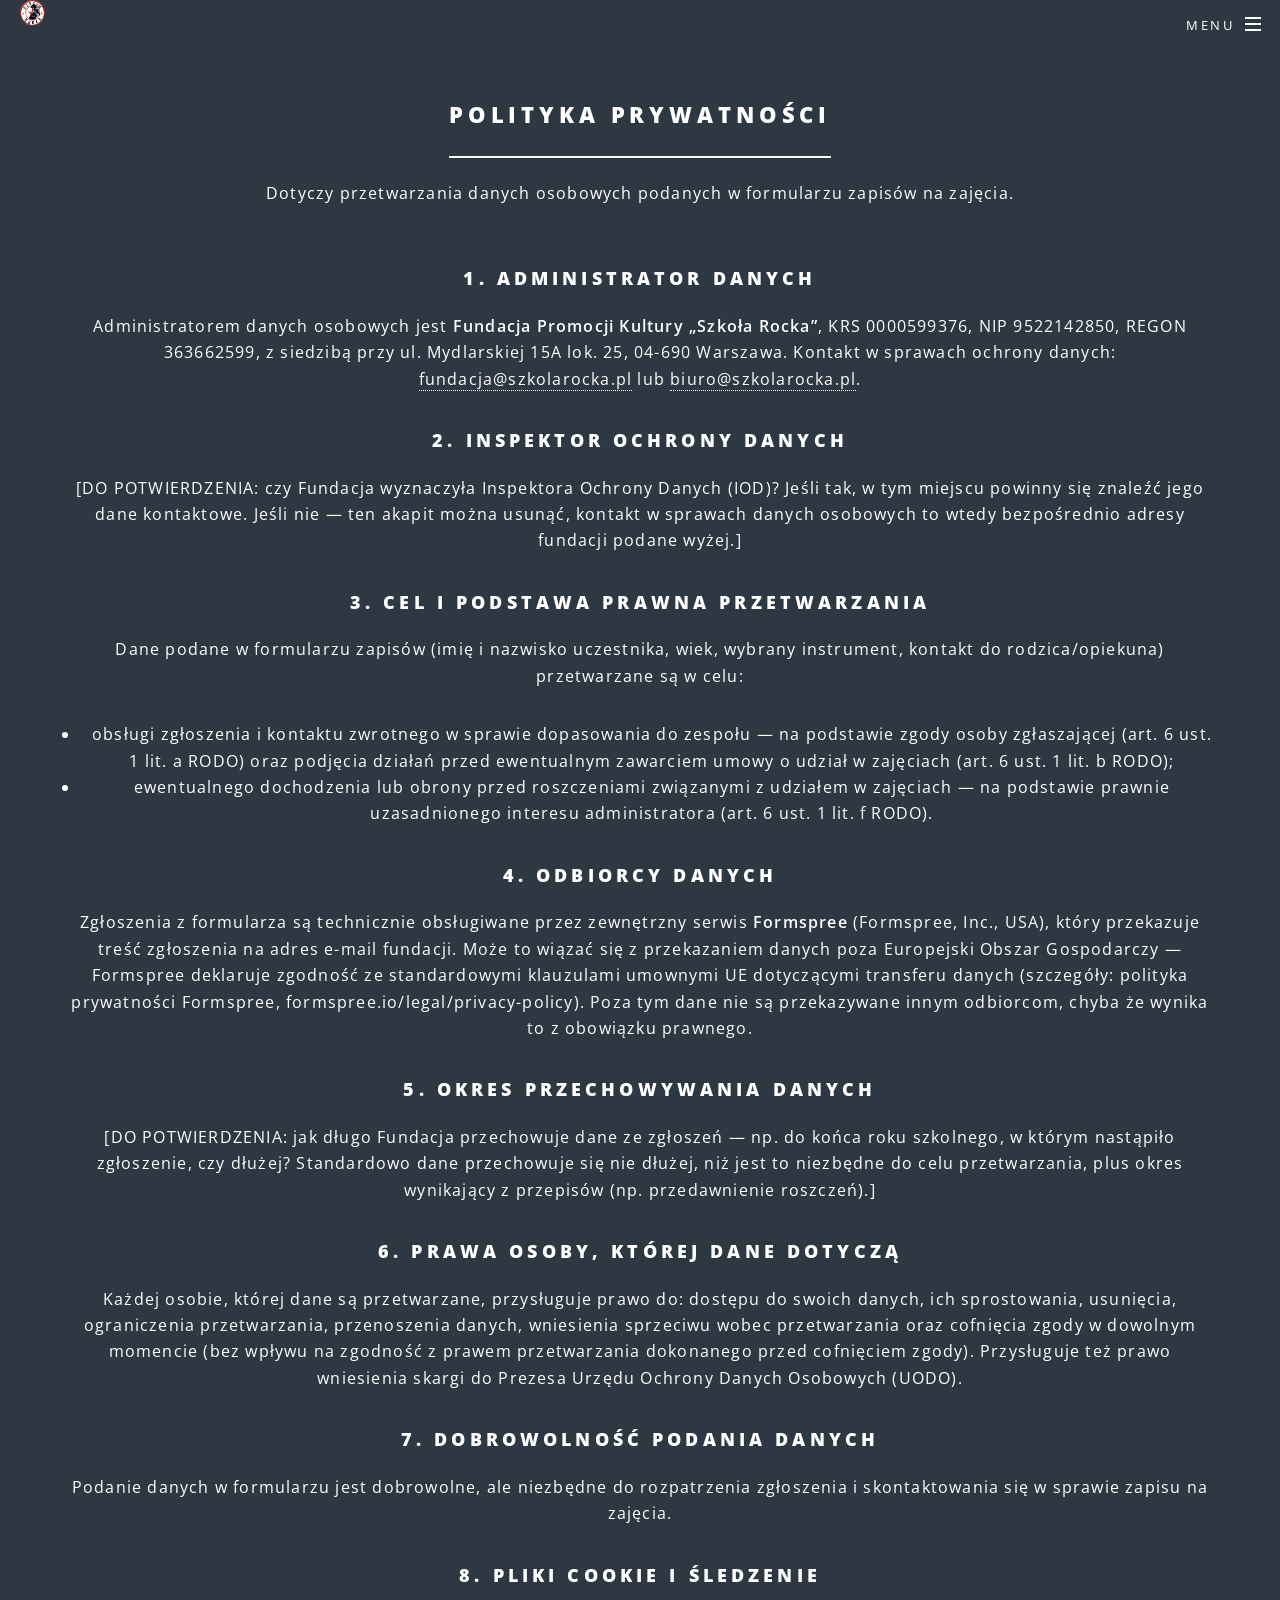
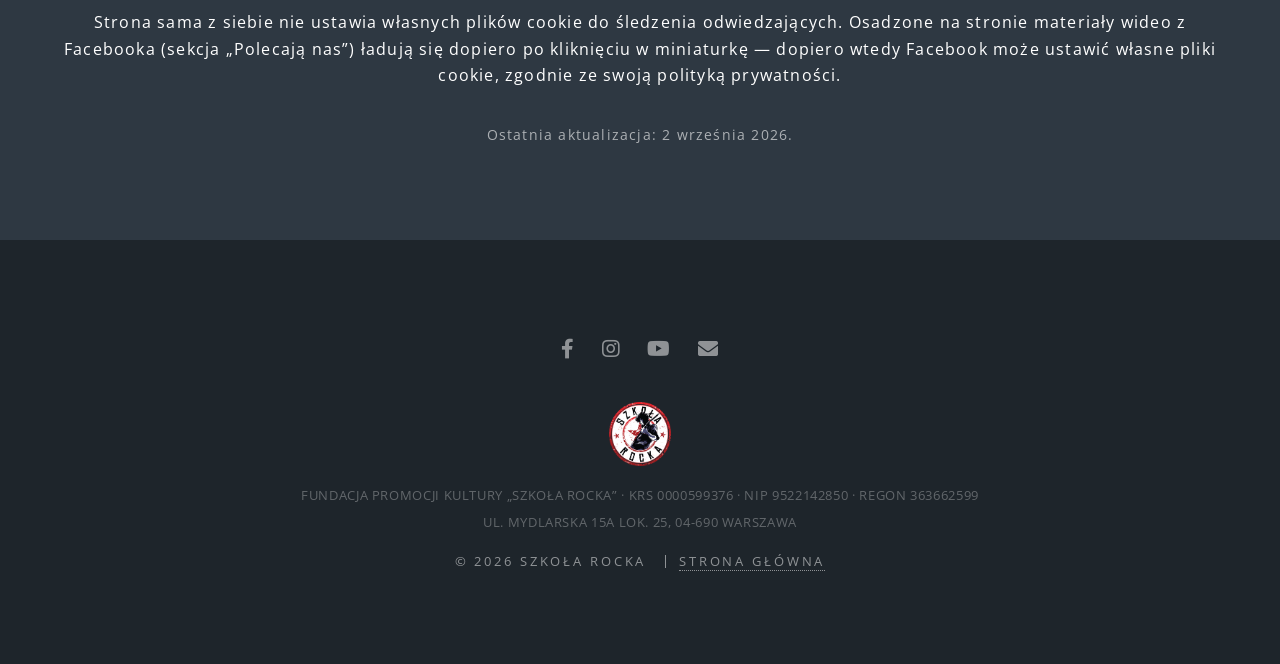
<file: polityka-prywatnosci.html>
<!DOCTYPE HTML>
<!--
	Szkoła Rocka — Polityka prywatności (RODO)
	Wersja ROBOCZA, dodana 2026-09-02 w ramach audytu (ETAP 6, prompt-poprawa-szkolarocka.md).
	Napisana na bazie standardowej klauzuli informacyjnej RODO i danych fundacji,
	które są już użyte w reszcie serwisu (KRS, NIP, adres, JSON-LD). DWIE RZECZY
	SĄ WYMYŚLONE JAKO PLACEHOLDER i oznaczone [DO POTWIERDZENIA] w treści —
	okres przechowywania danych i to, czy fundacja ma wyznaczonego Inspektora
	Ochrony Danych. Przed publikacją: podmień te dwa miejsca na prawdziwe fakty
	(albo skonsultuj całość z prawnikiem/osobą odpowiedzialną za RODO w fundacji).
	Reszta (podstawa prawna, prawa osoby, odbiorcy danych) to standardowe klauzule
	zgodne z RODO, dopasowane do tego, co faktycznie robi ten formularz (Formspree).
-->
<html lang="pl">
	<head>
		<meta charset="utf-8" />
		<title>Polityka prywatności | Szkoła Rocka</title>
		<meta name="description" content="Polityka prywatności i informacja RODO dla formularza zapisów Fundacji Promocji Kultury „Szkoła Rocka”." />
		<meta name="viewport" content="width=device-width, initial-scale=1" />
		<link rel="canonical" href="https://szkolarocka.pl/polityka-prywatnosci.html" />
		<meta name="robots" content="noindex, follow" />
		<!-- noindex: to strona narzędziowa/prawna, nie ma jej sensu pokazywać w
		     wynikach wyszukiwania zamiast strony głównej — ale linki na niej
		     (np. powrót do #zapisy) mają być śledzone normalnie (stąd "follow"). -->

		<link rel="preconnect" href="https://fonts.googleapis.com" />
		<link rel="preconnect" href="https://fonts.gstatic.com" crossorigin />

		<link rel="stylesheet" href="assets/css/main.css" />
		<link rel="stylesheet" href="assets/css/custom.css" />
		<noscript><link rel="stylesheet" href="assets/css/noscript.css" /></noscript>

		<link rel="icon" type="image/png" sizes="32x32" href="images/favicon-32.png" />
		<link rel="icon" type="image/png" sizes="16x16" href="images/favicon-16.png" />
		<link rel="apple-touch-icon" href="images/apple-touch-icon.png" />
	</head>
	<body class="landing">

		<!-- Page Wrapper -->
			<div id="page-wrapper">

				<!-- Header -->
					<header id="header" class="alt">
						<h1><a href="index.html"><img src="images/logo.png" alt="Szkoła Rocka" class="site-logo" /></a></h1>
						<nav id="nav">
							<ul>
								<li class="special">
									<a href="#menu" class="menuToggle"><span>Menu</span></a>
									<div id="menu">
										<ul>
											<li><a href="index.html">Strona główna</a></li>
											<li><a href="index.html#zapisy">Zapisz się</a></li>
										</ul>
									</div>
								</li>
							</ul>
						</nav>
					</header>

				<!-- Treść -->
					<section class="wrapper style2 special">
						<div class="inner">
							<header class="major">
								<h2>Polityka prywatności</h2>
								<p>Dotyczy przetwarzania danych osobowych podanych w formularzu zapisów na zajęcia.</p>
							</header>

							<div class="policy-content">
								<h3>1. Administrator danych</h3>
								<p>Administratorem danych osobowych jest <strong>Fundacja Promocji Kultury „Szkoła Rocka”</strong>, KRS 0000599376, NIP 9522142850, REGON 363662599, z siedzibą przy ul. Mydlarskiej 15A lok. 25, 04-690 Warszawa. Kontakt w sprawach ochrony danych: <a href="mailto:fundacja@szkolarocka.pl">fundacja@szkolarocka.pl</a> lub <a href="mailto:biuro@szkolarocka.pl">biuro@szkolarocka.pl</a>.</p>

								<h3>2. Inspektor Ochrony Danych</h3>
								<p>[DO POTWIERDZENIA: czy Fundacja wyznaczyła Inspektora Ochrony Danych (IOD)? Jeśli tak, w tym miejscu powinny się znaleźć jego dane kontaktowe. Jeśli nie — ten akapit można usunąć, kontakt w sprawach danych osobowych to wtedy bezpośrednio adresy fundacji podane wyżej.]</p>

								<h3>3. Cel i podstawa prawna przetwarzania</h3>
								<p>Dane podane w formularzu zapisów (imię i nazwisko uczestnika, wiek, wybrany instrument, kontakt do rodzica/opiekuna) przetwarzane są w celu:</p>
								<ul>
									<li>obsługi zgłoszenia i kontaktu zwrotnego w sprawie dopasowania do zespołu — na podstawie zgody osoby zgłaszającej (art. 6 ust. 1 lit. a RODO) oraz podjęcia działań przed ewentualnym zawarciem umowy o udział w zajęciach (art. 6 ust. 1 lit. b RODO);</li>
									<li>ewentualnego dochodzenia lub obrony przed roszczeniami związanymi z udziałem w zajęciach — na podstawie prawnie uzasadnionego interesu administratora (art. 6 ust. 1 lit. f RODO).</li>
								</ul>

								<h3>4. Odbiorcy danych</h3>
								<p>Zgłoszenia z formularza są technicznie obsługiwane przez zewnętrzny serwis <strong>Formspree</strong> (Formspree, Inc., USA), który przekazuje treść zgłoszenia na adres e-mail fundacji. Może to wiązać się z przekazaniem danych poza Europejski Obszar Gospodarczy — Formspree deklaruje zgodność ze standardowymi klauzulami umownymi UE dotyczącymi transferu danych (szczegóły: polityka prywatności Formspree, formspree.io/legal/privacy-policy). Poza tym dane nie są przekazywane innym odbiorcom, chyba że wynika to z obowiązku prawnego.</p>

								<h3>5. Okres przechowywania danych</h3>
								<p>[DO POTWIERDZENIA: jak długo Fundacja przechowuje dane ze zgłoszeń — np. do końca roku szkolnego, w którym nastąpiło zgłoszenie, czy dłużej? Standardowo dane przechowuje się nie dłużej, niż jest to niezbędne do celu przetwarzania, plus okres wynikający z przepisów (np. przedawnienie roszczeń).]</p>

								<h3>6. Prawa osoby, której dane dotyczą</h3>
								<p>Każdej osobie, której dane są przetwarzane, przysługuje prawo do: dostępu do swoich danych, ich sprostowania, usunięcia, ograniczenia przetwarzania, przenoszenia danych, wniesienia sprzeciwu wobec przetwarzania oraz cofnięcia zgody w dowolnym momencie (bez wpływu na zgodność z prawem przetwarzania dokonanego przed cofnięciem zgody). Przysługuje też prawo wniesienia skargi do Prezesa Urzędu Ochrony Danych Osobowych (UODO).</p>

								<h3>7. Dobrowolność podania danych</h3>
								<p>Podanie danych w formularzu jest dobrowolne, ale niezbędne do rozpatrzenia zgłoszenia i skontaktowania się w sprawie zapisu na zajęcia.</p>

								<h3>8. Pliki cookie i śledzenie</h3>
								<p>Strona sama z siebie nie ustawia własnych plików cookie do śledzenia odwiedzających. Osadzone na stronie materiały wideo z Facebooka (sekcja „Polecają nas”) ładują się dopiero po kliknięciu w miniaturkę — dopiero wtedy Facebook może ustawić własne pliki cookie, zgodnie ze swoją polityką prywatności.</p>

								<p style="opacity:.6; font-size:.85em; margin-top:2.5em;">Ostatnia aktualizacja: 2 września 2026.</p>
							</div>
						</div>
					</section>

				<!-- Footer -->
					<footer id="footer">
						<ul class="icons">
							<li><a href="https://facebook.com/szkolarocka.waw" class="icon brands fa-facebook-f" target="_blank" rel="noopener" aria-label="Facebook (otwiera się w nowej karcie)"><span class="label">Facebook</span></a></li>
							<li><a href="https://www.instagram.com/szkolarocka/" class="icon brands fa-instagram" target="_blank" rel="noopener" aria-label="Instagram (otwiera się w nowej karcie)"><span class="label">Instagram</span></a></li>
							<li><a href="https://youtube.com/@SzkoaRocka" class="icon brands fa-youtube" target="_blank" rel="noopener" aria-label="YouTube (otwiera się w nowej karcie)"><span class="label">YouTube</span></a></li>
							<li><a href="mailto:fundacja@szkolarocka.pl" class="icon solid fa-envelope" aria-label="Email"><span class="label">Email</span></a></li>
						</ul>
						<img src="images/logo.png" alt="Szkoła Rocka" class="footer-logo" style="display:block; margin: 0 auto 1em; height: 4em; width: auto;" loading="lazy" />
						<p class="copyright" style="text-align:center; opacity:.6; font-size:.8em; letter-spacing:.05em; margin: 1em 0;">
							Fundacja Promocji Kultury „Szkoła Rocka” · KRS 0000599376 · NIP 9522142850 · REGON 363662599<br />
							ul. Mydlarska 15A lok. 25, 04-690 Warszawa
						</p>
						<ul class="copyright">
							<li>&copy; 2026 Szkoła Rocka</li>
							<li><a href="index.html">Strona główna</a></li>
						</ul>
					</footer>

			</div>

		<!-- Scripts -->
			<script src="assets/js/jquery.min.js"></script>
			<script src="assets/js/jquery.scrollex.min.js"></script>
			<script src="assets/js/jquery.scrolly.min.js"></script>
			<script src="assets/js/browser.min.js"></script>
			<script src="assets/js/breakpoints.min.js"></script>
			<script src="assets/js/util.js"></script>
			<script src="assets/js/main.js"></script>

	</body>
</html>
</file>
<file: assets/css/custom.css>
/*
	Szkoła Rocka — dodatki na bazie Spectral (HTML5 UP)
	Wyłącznie layout dla sekcji, których Spectral nie ma domyślnie (galeria,
	kadra, FAQ, lokalizacje, formularz). ZERO własnej palety kolorów,
	fontów ani ozdobników (marquee, numeracja sekcji) — to wszystko zostało
	usunięte, bo psuło spójność z oryginalnym szablonem Spectral. Kolory
	akcentu poniżej to dokładnie accent1 (#21b2a6) i biel/czerń z domyślnej
	palety Spectral (assets/sass/libs/_vars.scss), nie własna marka.
*/

/* ---------- Dostępność (a11y) — audyt 2026-09-02 ---------- */

/* Standardowa klasa "tylko dla czytników ekranu": tekst jest w DOM-ie i
   dostępny asystentom, ale wizualnie niewidoczny — używana do zapowiedzi
   "otwiera się w nowej karcie" przy linkach target="_blank", bez zmiany
   wyglądu tych linków. */
.sr-only {
	position: absolute;
	width: 1px;
	height: 1px;
	padding: 0;
	margin: -1px;
	overflow: hidden;
	clip: rect(0, 0, 0, 0);
	white-space: nowrap;
	border: 0;
}

/* Widoczny focus dla nawigacji klawiaturą. Spectral w kilku miejscach robi
   outline:0 na linkach/przyciskach (menu, "Zobacz więcej", strzałka scrolla)
   bez własnej alternatywy — dla klawiatury fokus był całkowicie niewidoczny.
   :focus-visible pokazuje obrys tylko przy nawigacji klawiaturą, nie przy
   kliknięciu myszką. !important świadomie, żeby wygrać z tamtymi regułami
   niezależnie od ich specyficzności (to jedyne inne miejsce w projekcie,
   oprócz &display=swap w main.css, gdzie świadomie obchodzimy oryginalny
   Spectral — tu przez nadpisanie z custom.css, nie edycję main.css). */
a:focus-visible,
button:focus-visible,
summary:focus-visible,
input:focus-visible,
select:focus-visible,
textarea:focus-visible {
	outline: 2px solid #21b2a6 !important;
	outline-offset: 2px !important;
}

/* ---------- Zdjęcia w sekcjach spotlight (Jak to działa, Kim jesteśmy) ---------- */
/* Domyślnie Spectral rozciąga zdjęcie na 100% szerokości/wysokości swojej
   połówki, bez zaokrągleń — przy zdjęciach z bardzo różnych źródeł (telefon,
   scena, plener) wygląda to jak przypadkowo wklejone kafelki. Dodajemy
   odstęp od krawędzi + zaokrąglenie + cień, żeby każde zdjęcie wyglądało
   jak świadomie oprawiona fotografia, a nie surowy prostokąt. */

.spotlight .image {
	padding: 2.5em;
	box-sizing: border-box;
	background: transparent;
}

.spotlight .image img {
	border-radius: 14px;
	box-shadow: 0 14px 34px rgba(0, 0, 0, 0.45);
	display: block;
}

@media screen and (max-width: 980px) {
	.spotlight .image {
		padding: 1.5em 1.5em 0;
	}
}

/* ---------- Nagłówek / wordmark ---------- */

/* Podmiana na obrazek: zastąp zawartość <a> przez
   <img src="images/logo.svg" alt="Szkoła Rocka" class="site-logo"> —
   poniższa reguła utrzyma wysokość nagłówka bez przebudowy layoutu. */
#header h1 a img.site-logo {
	display: block;
	height: 1.6em;
	width: auto;
}

/* Spectral domyślnie chowa logo w nagłówku (opacity: 0), dopóki jesteś na
   hero — pokazuje je dopiero po przewinięciu. Klient chciał logo widoczne
   już na hero (z boku, w lewym górnym rogu), więc trzymamy je widoczne
   przez cały czas, także na wersji "alt" (czyli na tle hero). */
#header.alt h1 {
	opacity: 1;
	pointer-events: auto;
}

/* ---------- Hero ---------- */

#banner .inner {
	max-width: 46em;
	margin: 0 auto;
}

/* Mała etykieta nad głównym nagłówkiem hero — pokazuje od razu, że to
   fundacja (klient prosił, żeby to było widoczne "na pierwszy rzut oka"),
   bez konkurowania wizualnie z głównym nagłówkiem. */
#banner .hero-kicker {
	text-transform: uppercase;
	letter-spacing: 0.08em;
	font-size: 0.8em;
	opacity: 0.65;
	margin: 0 0 0.75em;
}

#banner > .inner > p.lead {
	max-width: 46ch;
	margin: 1.5em auto 0;
	line-height: 1.7;
	opacity: 0.85;
}

#banner .inner > ul.actions.special {
	margin-top: 2.25em;
}

#banner .badge-line {
	margin-top: 2.25em;
	font-size: 0.85em;
	opacity: 0.6;
}

/* ---------- QR w hero ---------- */
/* Duży, dobrze widoczny kod QR — to główne wezwanie do zapisu na stronie,
   nie dodatek, więc jest większy niż typowy "mały QR w rogu". */

.hero-qr {
	margin: 2.5em auto 0;
	display: inline-flex;
	align-items: center;
	gap: 1.5em;
	text-align: left;
	background: rgba(255, 255, 255, 0.06);
	border: 1px solid rgba(255, 255, 255, 0.2);
	padding: 1.25em 1.75em;
}

.hero-qr img {
	width: 200px;
	height: 200px;
	display: block;
	background: #fff;
	padding: 10px;
	flex-shrink: 0;
}

@media screen and (max-width: 480px) {
	.hero-qr img {
		width: 160px;
		height: 160px;
	}
}

.hero-qr .hero-qr__text {
	font-size: 0.95em;
	line-height: 1.5;
}

.hero-qr .hero-qr__text strong {
	display: block;
	font-size: 1.1em;
	margin-bottom: 0.3em;
}

.hero-qr .hero-qr__text a {
	color: inherit;
}

@media screen and (max-width: 480px) {
	.hero-qr {
		flex-direction: column;
		text-align: center;
	}
}

/* ---------- Statystyki (#one, wrapper.style1) ---------- */

.stat-list {
	display: flex;
	flex-wrap: wrap;
	justify-content: center;
	gap: 2.5em;
	list-style: none;
	padding: 0;
	margin: 0;
}

.stat-list li {
	text-align: center;
	max-width: 14em;
}

.stat-list .stat-number {
	display: block;
	font-size: 1.1em;
	font-weight: 700;
	margin-top: 0.6em;
}

/* ---------- Galeria koncertowa ---------- */

.gallery-grid {
	display: grid;
	grid-template-columns: repeat(3, 1fr);
	gap: 1em;
}

.gallery-grid img {
	display: block;
	width: 100%;
	height: 18em;
	object-fit: cover;
	border-radius: 10px;
	box-shadow: 0 8px 24px rgba(0, 0, 0, 0.35);
}

@media screen and (max-width: 736px) {
	.gallery-grid {
		grid-template-columns: 1fr;
	}
	.gallery-grid img {
		height: 14em;
	}
}

/* Lite-embed YouTube (facade) */

.yt-wrap {
	position: relative;
	width: 100%;
	aspect-ratio: 16 / 9;
	background: #000;
	margin-bottom: 1.5em;
	border-radius: 10px;
	overflow: hidden;
	box-shadow: 0 8px 24px rgba(0, 0, 0, 0.35);
}

.yt-wrap figcaption {
	font-size: 0.8em;
	opacity: 0.7;
	margin-top: 0.6em;
	text-align: center;
}

.yt-face {
	position: absolute;
	inset: 0;
	width: 100%;
	height: 100%;
	border: 0;
	padding: 0;
	cursor: pointer;
	background: #000;
}

.yt-face img {
	width: 100%;
	height: 100%;
	object-fit: cover;
	display: block;
	opacity: 0.75;
}

.yt-face .play {
	position: absolute;
	top: 50%;
	left: 50%;
	transform: translate(-50%, -50%);
	width: 0;
	height: 0;
	border-style: solid;
	border-width: 0.9em 0 0.9em 1.5em;
	border-color: transparent transparent transparent #21b2a6;
}

.yt-wrap iframe {
	position: absolute;
	inset: 0;
	width: 100%;
	height: 100%;
	border: 0;
}

.video-group-title {
	text-align: center;
	margin: 3em 0 1.5em;
	font-size: 1.1em;
	opacity: 0.75;
}

.video-grid {
	display: grid;
	grid-template-columns: repeat(2, 1fr);
	gap: 2em;
	margin-top: 2.5em;
}

.video-grid.lessons-grid {
	grid-template-columns: repeat(3, 1fr);
}

@media screen and (max-width: 980px) {
	.video-grid.lessons-grid {
		grid-template-columns: repeat(2, 1fr);
	}
}

@media screen and (max-width: 736px) {
	.video-grid {
		grid-template-columns: 1fr;
	}
}

/* ---------- Polecają nas (embedy Facebook, format rolek 9:16) ---------- */

.recommend-grid {
	display: grid;
	grid-template-columns: repeat(3, 1fr);
	gap: 2.5em;
	margin-top: 2.5em;
	max-width: 900px;
	margin-left: auto;
	margin-right: auto;
}

.fb-card {
	margin: 0;
}

/* Imię i nazwisko NAD filmem, duże i wyraźne — nie podpis pod spodem. */
.fb-card__name {
	text-align: center;
	font-size: 1.15em;
	margin-bottom: 0.75em;
}

.fb-card__name span {
	display: block;
	font-size: 0.65em;
	opacity: 0.65;
	margin-top: 0.15em;
}

.fb-wrap {
	position: relative;
	width: 100%;
	aspect-ratio: 9 / 16;
	background: #000;
	overflow: hidden;
	box-shadow: 0 8px 24px rgba(0, 0, 0, 0.35);
}

.fb-wrap iframe {
	position: absolute;
	inset: 0;
	width: 100%;
	height: 100%;
	border: 0;
}

.fb-face {
	position: absolute;
	inset: 0;
	width: 100%;
	height: 100%;
	border: 0;
	padding: 0;
	cursor: pointer;
	background: #000;
}

.fb-face img {
	width: 100%;
	height: 100%;
	object-fit: cover;
	display: block;
	opacity: 0.75;
}

.fb-face .play {
	position: absolute;
	top: 50%;
	left: 50%;
	width: 4em;
	height: 4em;
	transform: translate(-50%, -50%);
	border-radius: 50%;
	background: rgba(0, 0, 0, 0.55);
	border: 2px solid #21b2a6;
}

.fb-face .play::before {
	content: '';
	position: absolute;
	top: 50%;
	left: 54%;
	transform: translate(-50%, -50%);
	width: 0;
	height: 0;
	border-style: solid;
	border-width: 0.7em 0 0.7em 1.2em;
	border-color: transparent transparent transparent #ffffff;
}

/* Zawsze widoczna, zapasowa ścieżka na wypadek gdyby embed się nie załadował. */
.fb-card__out {
	display: block;
	text-align: center;
	font-size: 0.8em;
	opacity: 0.7;
	margin-top: 0.6em;
}

@media screen and (max-width: 980px) {
	.recommend-grid {
		grid-template-columns: repeat(2, 1fr);
		max-width: none;
	}
}

@media screen and (max-width: 736px) {
	.recommend-grid {
		grid-template-columns: 1fr;
		max-width: 320px;
	}
}

/* ---------- Lokalizacje ---------- */

.location-list {
	display: grid;
	grid-template-columns: repeat(3, 1fr);
	gap: 2em;
	list-style: none;
	padding: 0;
	margin: 0;
}

.location-list li {
	border-top: 1px solid rgba(255, 255, 255, 0.15);
	padding-top: 1.5em;
}

.location-list .icon {
	color: #21b2a6;
	font-size: 1.4em;
	margin-bottom: 0.4em;
	display: inline-block;
}

.location-list h3 {
	margin-bottom: 0.3em;
}

.location-list address {
	font-style: normal;
	opacity: 0.75;
	margin-bottom: 0.6em;
}

@media screen and (max-width: 736px) {
	.location-list {
		grid-template-columns: 1fr;
	}
}

/* ---------- Kadra ---------- */
/* Duże, wyeksponowane zdjęcia — kadra to jedna z pierwszych rzeczy, jakie
   widać po hero, więc portrety mają być dużym akcentem, nie małymi ikonkami. */

.crew-grid {
	display: grid;
	grid-template-columns: repeat(3, 1fr);
	gap: 3em 2.5em;
	max-width: 68em;
	margin: 0 auto;
}

/* Piąta karta (Szymon) zostaje sama w drugim rzędzie przy 3 kolumnach —
   wyśrodkowujemy ją zamiast zostawiać przyklejoną do lewej. */
.crew-grid > .crew-card:last-child:nth-child(3n + 1) {
	grid-column: 2;
}

.crew-card {
	text-align: center;
}

.crew-avatar {
	width: 100%;
	aspect-ratio: 4 / 5;
	background: rgba(255, 255, 255, 0.06);
	border-radius: 14px;
	overflow: hidden;
	display: flex;
	align-items: center;
	justify-content: center;
	font-size: 2.4em;
	font-weight: 700;
	color: #21b2a6;
	margin-bottom: 1.1em;
	border: 3px solid rgba(33, 178, 166, 0.5);
	box-shadow: 0 14px 34px rgba(0, 0, 0, 0.45);
	transition: border-color 0.2s ease, transform 0.2s ease;
}

.crew-card:hover .crew-avatar {
	border-color: #21b2a6;
	transform: translateY(-4px);
}

.crew-avatar img {
	width: 100%;
	height: 100%;
	object-fit: cover;
}

.crew-card h3 {
	font-size: 1.3em;
	margin-bottom: 0.3em;
}

.crew-card p {
	font-size: 0.95em;
	opacity: 0.7;
}

@media screen and (max-width: 980px) {
	.crew-grid {
		grid-template-columns: repeat(2, 1fr);
		max-width: 40em;
	}
	.crew-grid > .crew-card:last-child:nth-child(3n + 1) {
		grid-column: auto;
	}
}

@media screen and (max-width: 480px) {
	.crew-grid {
		grid-template-columns: 1fr;
		max-width: 20em;
	}
}

/* ---------- FAQ ---------- */

.faq-list {
	max-width: 46em;
	margin: 0 auto;
}

.faq-list details {
	border-top: 1px solid rgba(255, 255, 255, 0.15);
	padding: 1.25em 0;
}

.faq-list details:last-child {
	border-bottom: 1px solid rgba(255, 255, 255, 0.15);
}

.faq-list summary {
	cursor: pointer;
	font-weight: 700;
	list-style: none;
	display: flex;
	align-items: center;
	justify-content: space-between;
	gap: 1em;
}

.faq-list summary::-webkit-details-marker {
	display: none;
}

.faq-list summary::after {
	content: '+';
	font-size: 1.4em;
	line-height: 1;
	flex-shrink: 0;
}

.faq-list details[open] summary::after {
	content: '\2212';
}

.faq-list p {
	margin-top: 0.9em;
	opacity: 0.8;
	line-height: 1.6;
}

/* ---------- Formularz zapisów ---------- */

/* Spectral (main.css) stylizuje tylko input[type=text/password/email] +
   select/textarea — pole "Wiek" jest type=number, więc zostawało bez tego
   stylu: białe tło przeglądarki + wymuszony globalnie biały tekst (main.css
   `body, input, select, textarea { color:#fff }`) = niewidoczna wpisana
   liczba. Dogrywamy identyczny wygląd co reszta pól. */
input[type="number"] {
	-moz-appearance: none;
	-webkit-appearance: none;
	appearance: none;
	background-color: rgba(144, 144, 144, 0.25);
	border-radius: 3px;
	border: none;
	color: inherit;
	display: block;
	outline: 0;
	padding: 0 1em;
	text-decoration: none;
	width: 100%;
	height: 2.75em;
}

input[type="number"]:focus {
	box-shadow: 0 0 0 2px #21b2a6;
}

/* Pole "Wiek" żyje wyłącznie w sekcji Zapisy (wrapper.style5, jasne tło) —
   dopasuj tło do tego samego, bardzo subtelnego zaciemnienia co sąsiednie
   pola tekstowe w tej sekcji (main.css: .wrapper.style5 input[type=text]
   itd. = rgba(0,0,0,.0375)), zamiast ciemnoszarego tła zrobionego dla
   wariantu ciemnego. */
.wrapper.style5 input[type="number"] {
	background-color: rgba(0, 0, 0, 0.0375);
}

.signup-grid {
	display: grid;
	grid-template-columns: 1.3fr 1fr;
	gap: 3em;
}

.signup-aside {
	border-left: 1px solid rgba(255, 255, 255, 0.15);
	padding-left: 2em;
}

.signup-aside h3 {
	font-size: 1em;
	margin: 1.4em 0 0.4em;
}

.signup-aside h3:first-child {
	margin-top: 0;
}

.signup-aside p,
.signup-aside a {
	opacity: 0.85;
}

.form-note {
	margin-top: 1.5em;
	font-size: 0.85em;
	padding: 1em 1.25em;
	display: none;
}

/* Sekcja Zapisy (wrapper.style5) ma jasne tło — obramowanie/tło na bazie
   białej poświaty (rgba(255,255,255,...)) było na niej praktycznie
   niewidoczne. Dopasuj do tego samego, subtelnego przyciemnienia co inne
   elementy w tej sekcji (main.css: .wrapper.style5 input... = rgba(0,0,0,.0375)). */
.wrapper.style5 .form-note {
	border: 1px solid rgba(0, 0, 0, 0.15);
	background: rgba(0, 0, 0, 0.0375);
}

.form-note.is-visible {
	display: block;
}

@media screen and (max-width: 736px) {
	.signup-grid {
		grid-template-columns: 1fr;
	}
	.signup-aside {
		border-left: 0;
		padding-left: 0;
		border-top: 1px solid rgba(255, 255, 255, 0.15);
		padding-top: 2em;
	}
}
</file>
<file: assets/css/noscript.css>
/*
	Spectral by HTML5 UP
	html5up.net | @ajlkn
	Free for personal and commercial use under the CCA 3.0 license (html5up.net/license)
*/

/* Banner */

	body.is-preload #banner h2 {
		-moz-transform: none;
		-webkit-transform: none;
		-ms-transform: none;
		transform: none;
		opacity: 1;
	}

		body.is-preload #banner h2:before, body.is-preload #banner h2:after {
			width: 100%;
		}

	body.is-preload #banner .more {
		-moz-transform: none;
		-webkit-transform: none;
		-ms-transform: none;
		transform: none;
		opacity: 1;
	}

	body.is-preload #banner:after {
		opacity: 0;
	}
</file>
<file: assets/css/main.css>
@import 'fontawesome-all.min.css';
@import url("https://fonts.googleapis.com/css?family=Open+Sans:400,400italic,600,600italic,800,800italic&display=swap");
/*
	Spectral by HTML5 UP
	html5up.net | @ajlkn
	Free for personal and commercial use under the CCA 3.0 license (html5up.net/license)
*/
html, body, div, span, applet, object,
iframe, h1, h2, h3, h4, h5, h6, p, blockquote,
pre, a, abbr, acronym, address, big, cite,
code, del, dfn, em, img, ins, kbd, q, s, samp,
small, strike, strong, sub, sup, tt, var, b,
u, i, center, dl, dt, dd, ol, ul, li, fieldset,
form, label, legend, table, caption, tbody,
tfoot, thead, tr, th, td, article, aside,
canvas, details, embed, figure, figcaption,
footer, header, hgroup, menu, nav, output, ruby,
section, summary, time, mark, audio, video {
  margin: 0;
  padding: 0;
  border: 0;
  font-size: 100%;
  font: inherit;
  vertical-align: baseline;
}

article, aside, details, figcaption, figure,
footer, header, hgroup, menu, nav, section {
  display: block;
}

body {
  line-height: 1;
}

ol, ul {
  list-style: none;
}

blockquote, q {
  quotes: none;
}
blockquote:before, blockquote:after, q:before, q:after {
  content: "";
  content: none;
}

table {
  border-collapse: collapse;
  border-spacing: 0;
}

body {
  -webkit-text-size-adjust: none;
}

mark {
  background-color: transparent;
  color: inherit;
}

input::-moz-focus-inner {
  border: 0;
  padding: 0;
}

input, select, textarea {
  -moz-appearance: none;
  -webkit-appearance: none;
  -ms-appearance: none;
  appearance: none;
}

/* Basic */
@-ms-viewport {
  width: device-width;
}
html {
  box-sizing: border-box;
}

*, *:before, *:after {
  box-sizing: inherit;
}

body {
  background: #2e3842;
}
body.is-preload *, body.is-preload *:before, body.is-preload *:after {
  -moz-animation: none !important;
  -webkit-animation: none !important;
  -ms-animation: none !important;
  animation: none !important;
  -moz-transition: none !important;
  -webkit-transition: none !important;
  -ms-transition: none !important;
  transition: none !important;
}

body, input, select, textarea {
  color: #fff;
  font-family: "Open Sans", Helvetica, sans-serif;
  font-size: 15pt;
  font-weight: 400;
  letter-spacing: 0.075em;
  line-height: 1.65em;
}
@media screen and (max-width: 1680px) {
  body, input, select, textarea {
    font-size: 13pt;
  }
}
@media screen and (max-width: 1280px) {
  body, input, select, textarea {
    font-size: 12pt;
  }
}
@media screen and (max-width: 736px) {
  body, input, select, textarea {
    font-size: 11pt;
    letter-spacing: 0.0375em;
  }
}

a {
  -moz-transition: color 0.2s ease, border-bottom-color 0.2s ease;
  -webkit-transition: color 0.2s ease, border-bottom-color 0.2s ease;
  -ms-transition: color 0.2s ease, border-bottom-color 0.2s ease;
  transition: color 0.2s ease, border-bottom-color 0.2s ease;
  border-bottom: dotted 1px;
  color: inherit;
  text-decoration: none;
}
a:hover {
  border-bottom-color: transparent;
}

strong, b {
  color: #fff;
  font-weight: 600;
}

em, i {
  font-style: italic;
}

p {
  margin: 0 0 2em 0;
}

h1, h2, h3, h4, h5, h6 {
  color: #fff;
  font-weight: 800;
  letter-spacing: 0.225em;
  line-height: 1em;
  margin: 0 0 1em 0;
  text-transform: uppercase;
}
h1 a, h2 a, h3 a, h4 a, h5 a, h6 a {
  color: inherit;
  text-decoration: none;
}

h2 {
  font-size: 1.35em;
  line-height: 1.75em;
}
@media screen and (max-width: 736px) {
  h2 {
    font-size: 1.1em;
    line-height: 1.65em;
  }
}

h3 {
  font-size: 1.15em;
  line-height: 1.75em;
}
@media screen and (max-width: 736px) {
  h3 {
    font-size: 1em;
    line-height: 1.65em;
  }
}

h4 {
  font-size: 1em;
  line-height: 1.5em;
}

h5 {
  font-size: 0.8em;
  line-height: 1.5em;
}

h6 {
  font-size: 0.7em;
  line-height: 1.5em;
}

sub {
  font-size: 0.8em;
  position: relative;
  top: 0.5em;
}

sup {
  font-size: 0.8em;
  position: relative;
  top: -0.5em;
}

hr {
  border: 0;
  border-bottom: solid 2px #fff;
  margin: 3em 0;
}
hr.major {
  margin: 4.5em 0;
}

blockquote {
  border-left: solid 4px #fff;
  font-style: italic;
  margin: 0 0 2em 0;
  padding: 0.5em 0 0.5em 2em;
}

code {
  background: rgba(144, 144, 144, 0.25);
  border-radius: 3px;
  font-family: "Courier New", monospace;
  font-size: 0.9em;
  letter-spacing: 0;
  margin: 0 0.25em;
  padding: 0.25em 0.65em;
}

pre {
  -webkit-overflow-scrolling: touch;
  font-family: "Courier New", monospace;
  font-size: 0.9em;
  margin: 0 0 2em 0;
}
pre code {
  display: block;
  line-height: 1.75em;
  padding: 1em 1.5em;
  overflow-x: auto;
}

.align-left {
  text-align: left;
}

.align-center {
  text-align: center;
}

.align-right {
  text-align: right;
}

/* Row */
.row {
  display: flex;
  flex-wrap: wrap;
  box-sizing: border-box;
  align-items: stretch;
}
.row > * {
  box-sizing: border-box;
}
.row.gtr-uniform > * > :last-child {
  margin-bottom: 0;
}
.row.aln-left {
  justify-content: flex-start;
}
.row.aln-center {
  justify-content: center;
}
.row.aln-right {
  justify-content: flex-end;
}
.row.aln-top {
  align-items: flex-start;
}
.row.aln-middle {
  align-items: center;
}
.row.aln-bottom {
  align-items: flex-end;
}
.row > .imp {
  order: -1;
}
.row > .col-1 {
  width: 8.3333333333%;
}
.row > .off-1 {
  margin-left: 8.3333333333%;
}
.row > .col-2 {
  width: 16.6666666667%;
}
.row > .off-2 {
  margin-left: 16.6666666667%;
}
.row > .col-3 {
  width: 25%;
}
.row > .off-3 {
  margin-left: 25%;
}
.row > .col-4 {
  width: 33.3333333333%;
}
.row > .off-4 {
  margin-left: 33.3333333333%;
}
.row > .col-5 {
  width: 41.6666666667%;
}
.row > .off-5 {
  margin-left: 41.6666666667%;
}
.row > .col-6 {
  width: 50%;
}
.row > .off-6 {
  margin-left: 50%;
}
.row > .col-7 {
  width: 58.3333333333%;
}
.row > .off-7 {
  margin-left: 58.3333333333%;
}
.row > .col-8 {
  width: 66.6666666667%;
}
.row > .off-8 {
  margin-left: 66.6666666667%;
}
.row > .col-9 {
  width: 75%;
}
.row > .off-9 {
  margin-left: 75%;
}
.row > .col-10 {
  width: 83.3333333333%;
}
.row > .off-10 {
  margin-left: 83.3333333333%;
}
.row > .col-11 {
  width: 91.6666666667%;
}
.row > .off-11 {
  margin-left: 91.6666666667%;
}
.row > .col-12 {
  width: 100%;
}
.row > .off-12 {
  margin-left: 100%;
}
.row.gtr-0 {
  margin-top: 0;
  margin-left: 0em;
}
.row.gtr-0 > * {
  padding: 0 0 0 0em;
}
.row.gtr-0.gtr-uniform {
  margin-top: 0em;
}
.row.gtr-0.gtr-uniform > * {
  padding-top: 0em;
}
.row.gtr-25 {
  margin-top: 0;
  margin-left: -0.375em;
}
.row.gtr-25 > * {
  padding: 0 0 0 0.375em;
}
.row.gtr-25.gtr-uniform {
  margin-top: -0.375em;
}
.row.gtr-25.gtr-uniform > * {
  padding-top: 0.375em;
}
.row.gtr-50 {
  margin-top: 0;
  margin-left: -0.75em;
}
.row.gtr-50 > * {
  padding: 0 0 0 0.75em;
}
.row.gtr-50.gtr-uniform {
  margin-top: -0.75em;
}
.row.gtr-50.gtr-uniform > * {
  padding-top: 0.75em;
}
.row {
  margin-top: 0;
  margin-left: -1.5em;
}
.row > * {
  padding: 0 0 0 1.5em;
}
.row.gtr-uniform {
  margin-top: -1.5em;
}
.row.gtr-uniform > * {
  padding-top: 1.5em;
}
.row.gtr-150 {
  margin-top: 0;
  margin-left: -2.25em;
}
.row.gtr-150 > * {
  padding: 0 0 0 2.25em;
}
.row.gtr-150.gtr-uniform {
  margin-top: -2.25em;
}
.row.gtr-150.gtr-uniform > * {
  padding-top: 2.25em;
}
.row.gtr-200 {
  margin-top: 0;
  margin-left: -3em;
}
.row.gtr-200 > * {
  padding: 0 0 0 3em;
}
.row.gtr-200.gtr-uniform {
  margin-top: -3em;
}
.row.gtr-200.gtr-uniform > * {
  padding-top: 3em;
}
@media screen and (max-width: 1680px) {
  .row {
    display: flex;
    flex-wrap: wrap;
    box-sizing: border-box;
    align-items: stretch;
  }
  .row > * {
    box-sizing: border-box;
  }
  .row.gtr-uniform > * > :last-child {
    margin-bottom: 0;
  }
  .row.aln-left {
    justify-content: flex-start;
  }
  .row.aln-center {
    justify-content: center;
  }
  .row.aln-right {
    justify-content: flex-end;
  }
  .row.aln-top {
    align-items: flex-start;
  }
  .row.aln-middle {
    align-items: center;
  }
  .row.aln-bottom {
    align-items: flex-end;
  }
  .row > .imp-xlarge {
    order: -1;
  }
  .row > .col-1-xlarge {
    width: 8.3333333333%;
  }
  .row > .off-1-xlarge {
    margin-left: 8.3333333333%;
  }
  .row > .col-2-xlarge {
    width: 16.6666666667%;
  }
  .row > .off-2-xlarge {
    margin-left: 16.6666666667%;
  }
  .row > .col-3-xlarge {
    width: 25%;
  }
  .row > .off-3-xlarge {
    margin-left: 25%;
  }
  .row > .col-4-xlarge {
    width: 33.3333333333%;
  }
  .row > .off-4-xlarge {
    margin-left: 33.3333333333%;
  }
  .row > .col-5-xlarge {
    width: 41.6666666667%;
  }
  .row > .off-5-xlarge {
    margin-left: 41.6666666667%;
  }
  .row > .col-6-xlarge {
    width: 50%;
  }
  .row > .off-6-xlarge {
    margin-left: 50%;
  }
  .row > .col-7-xlarge {
    width: 58.3333333333%;
  }
  .row > .off-7-xlarge {
    margin-left: 58.3333333333%;
  }
  .row > .col-8-xlarge {
    width: 66.6666666667%;
  }
  .row > .off-8-xlarge {
    margin-left: 66.6666666667%;
  }
  .row > .col-9-xlarge {
    width: 75%;
  }
  .row > .off-9-xlarge {
    margin-left: 75%;
  }
  .row > .col-10-xlarge {
    width: 83.3333333333%;
  }
  .row > .off-10-xlarge {
    margin-left: 83.3333333333%;
  }
  .row > .col-11-xlarge {
    width: 91.6666666667%;
  }
  .row > .off-11-xlarge {
    margin-left: 91.6666666667%;
  }
  .row > .col-12-xlarge {
    width: 100%;
  }
  .row > .off-12-xlarge {
    margin-left: 100%;
  }
  .row.gtr-0 {
    margin-top: 0;
    margin-left: 0em;
  }
  .row.gtr-0 > * {
    padding: 0 0 0 0em;
  }
  .row.gtr-0.gtr-uniform {
    margin-top: 0em;
  }
  .row.gtr-0.gtr-uniform > * {
    padding-top: 0em;
  }
  .row.gtr-25 {
    margin-top: 0;
    margin-left: -0.375em;
  }
  .row.gtr-25 > * {
    padding: 0 0 0 0.375em;
  }
  .row.gtr-25.gtr-uniform {
    margin-top: -0.375em;
  }
  .row.gtr-25.gtr-uniform > * {
    padding-top: 0.375em;
  }
  .row.gtr-50 {
    margin-top: 0;
    margin-left: -0.75em;
  }
  .row.gtr-50 > * {
    padding: 0 0 0 0.75em;
  }
  .row.gtr-50.gtr-uniform {
    margin-top: -0.75em;
  }
  .row.gtr-50.gtr-uniform > * {
    padding-top: 0.75em;
  }
  .row {
    margin-top: 0;
    margin-left: -1.5em;
  }
  .row > * {
    padding: 0 0 0 1.5em;
  }
  .row.gtr-uniform {
    margin-top: -1.5em;
  }
  .row.gtr-uniform > * {
    padding-top: 1.5em;
  }
  .row.gtr-150 {
    margin-top: 0;
    margin-left: -2.25em;
  }
  .row.gtr-150 > * {
    padding: 0 0 0 2.25em;
  }
  .row.gtr-150.gtr-uniform {
    margin-top: -2.25em;
  }
  .row.gtr-150.gtr-uniform > * {
    padding-top: 2.25em;
  }
  .row.gtr-200 {
    margin-top: 0;
    margin-left: -3em;
  }
  .row.gtr-200 > * {
    padding: 0 0 0 3em;
  }
  .row.gtr-200.gtr-uniform {
    margin-top: -3em;
  }
  .row.gtr-200.gtr-uniform > * {
    padding-top: 3em;
  }
}
@media screen and (max-width: 1280px) {
  .row {
    display: flex;
    flex-wrap: wrap;
    box-sizing: border-box;
    align-items: stretch;
  }
  .row > * {
    box-sizing: border-box;
  }
  .row.gtr-uniform > * > :last-child {
    margin-bottom: 0;
  }
  .row.aln-left {
    justify-content: flex-start;
  }
  .row.aln-center {
    justify-content: center;
  }
  .row.aln-right {
    justify-content: flex-end;
  }
  .row.aln-top {
    align-items: flex-start;
  }
  .row.aln-middle {
    align-items: center;
  }
  .row.aln-bottom {
    align-items: flex-end;
  }
  .row > .imp-large {
    order: -1;
  }
  .row > .col-1-large {
    width: 8.3333333333%;
  }
  .row > .off-1-large {
    margin-left: 8.3333333333%;
  }
  .row > .col-2-large {
    width: 16.6666666667%;
  }
  .row > .off-2-large {
    margin-left: 16.6666666667%;
  }
  .row > .col-3-large {
    width: 25%;
  }
  .row > .off-3-large {
    margin-left: 25%;
  }
  .row > .col-4-large {
    width: 33.3333333333%;
  }
  .row > .off-4-large {
    margin-left: 33.3333333333%;
  }
  .row > .col-5-large {
    width: 41.6666666667%;
  }
  .row > .off-5-large {
    margin-left: 41.6666666667%;
  }
  .row > .col-6-large {
    width: 50%;
  }
  .row > .off-6-large {
    margin-left: 50%;
  }
  .row > .col-7-large {
    width: 58.3333333333%;
  }
  .row > .off-7-large {
    margin-left: 58.3333333333%;
  }
  .row > .col-8-large {
    width: 66.6666666667%;
  }
  .row > .off-8-large {
    margin-left: 66.6666666667%;
  }
  .row > .col-9-large {
    width: 75%;
  }
  .row > .off-9-large {
    margin-left: 75%;
  }
  .row > .col-10-large {
    width: 83.3333333333%;
  }
  .row > .off-10-large {
    margin-left: 83.3333333333%;
  }
  .row > .col-11-large {
    width: 91.6666666667%;
  }
  .row > .off-11-large {
    margin-left: 91.6666666667%;
  }
  .row > .col-12-large {
    width: 100%;
  }
  .row > .off-12-large {
    margin-left: 100%;
  }
  .row.gtr-0 {
    margin-top: 0;
    margin-left: 0em;
  }
  .row.gtr-0 > * {
    padding: 0 0 0 0em;
  }
  .row.gtr-0.gtr-uniform {
    margin-top: 0em;
  }
  .row.gtr-0.gtr-uniform > * {
    padding-top: 0em;
  }
  .row.gtr-25 {
    margin-top: 0;
    margin-left: -0.375em;
  }
  .row.gtr-25 > * {
    padding: 0 0 0 0.375em;
  }
  .row.gtr-25.gtr-uniform {
    margin-top: -0.375em;
  }
  .row.gtr-25.gtr-uniform > * {
    padding-top: 0.375em;
  }
  .row.gtr-50 {
    margin-top: 0;
    margin-left: -0.75em;
  }
  .row.gtr-50 > * {
    padding: 0 0 0 0.75em;
  }
  .row.gtr-50.gtr-uniform {
    margin-top: -0.75em;
  }
  .row.gtr-50.gtr-uniform > * {
    padding-top: 0.75em;
  }
  .row {
    margin-top: 0;
    margin-left: -1.5em;
  }
  .row > * {
    padding: 0 0 0 1.5em;
  }
  .row.gtr-uniform {
    margin-top: -1.5em;
  }
  .row.gtr-uniform > * {
    padding-top: 1.5em;
  }
  .row.gtr-150 {
    margin-top: 0;
    margin-left: -2.25em;
  }
  .row.gtr-150 > * {
    padding: 0 0 0 2.25em;
  }
  .row.gtr-150.gtr-uniform {
    margin-top: -2.25em;
  }
  .row.gtr-150.gtr-uniform > * {
    padding-top: 2.25em;
  }
  .row.gtr-200 {
    margin-top: 0;
    margin-left: -3em;
  }
  .row.gtr-200 > * {
    padding: 0 0 0 3em;
  }
  .row.gtr-200.gtr-uniform {
    margin-top: -3em;
  }
  .row.gtr-200.gtr-uniform > * {
    padding-top: 3em;
  }
}
@media screen and (max-width: 980px) {
  .row {
    display: flex;
    flex-wrap: wrap;
    box-sizing: border-box;
    align-items: stretch;
  }
  .row > * {
    box-sizing: border-box;
  }
  .row.gtr-uniform > * > :last-child {
    margin-bottom: 0;
  }
  .row.aln-left {
    justify-content: flex-start;
  }
  .row.aln-center {
    justify-content: center;
  }
  .row.aln-right {
    justify-content: flex-end;
  }
  .row.aln-top {
    align-items: flex-start;
  }
  .row.aln-middle {
    align-items: center;
  }
  .row.aln-bottom {
    align-items: flex-end;
  }
  .row > .imp-medium {
    order: -1;
  }
  .row > .col-1-medium {
    width: 8.3333333333%;
  }
  .row > .off-1-medium {
    margin-left: 8.3333333333%;
  }
  .row > .col-2-medium {
    width: 16.6666666667%;
  }
  .row > .off-2-medium {
    margin-left: 16.6666666667%;
  }
  .row > .col-3-medium {
    width: 25%;
  }
  .row > .off-3-medium {
    margin-left: 25%;
  }
  .row > .col-4-medium {
    width: 33.3333333333%;
  }
  .row > .off-4-medium {
    margin-left: 33.3333333333%;
  }
  .row > .col-5-medium {
    width: 41.6666666667%;
  }
  .row > .off-5-medium {
    margin-left: 41.6666666667%;
  }
  .row > .col-6-medium {
    width: 50%;
  }
  .row > .off-6-medium {
    margin-left: 50%;
  }
  .row > .col-7-medium {
    width: 58.3333333333%;
  }
  .row > .off-7-medium {
    margin-left: 58.3333333333%;
  }
  .row > .col-8-medium {
    width: 66.6666666667%;
  }
  .row > .off-8-medium {
    margin-left: 66.6666666667%;
  }
  .row > .col-9-medium {
    width: 75%;
  }
  .row > .off-9-medium {
    margin-left: 75%;
  }
  .row > .col-10-medium {
    width: 83.3333333333%;
  }
  .row > .off-10-medium {
    margin-left: 83.3333333333%;
  }
  .row > .col-11-medium {
    width: 91.6666666667%;
  }
  .row > .off-11-medium {
    margin-left: 91.6666666667%;
  }
  .row > .col-12-medium {
    width: 100%;
  }
  .row > .off-12-medium {
    margin-left: 100%;
  }
  .row.gtr-0 {
    margin-top: 0;
    margin-left: 0em;
  }
  .row.gtr-0 > * {
    padding: 0 0 0 0em;
  }
  .row.gtr-0.gtr-uniform {
    margin-top: 0em;
  }
  .row.gtr-0.gtr-uniform > * {
    padding-top: 0em;
  }
  .row.gtr-25 {
    margin-top: 0;
    margin-left: -0.375em;
  }
  .row.gtr-25 > * {
    padding: 0 0 0 0.375em;
  }
  .row.gtr-25.gtr-uniform {
    margin-top: -0.375em;
  }
  .row.gtr-25.gtr-uniform > * {
    padding-top: 0.375em;
  }
  .row.gtr-50 {
    margin-top: 0;
    margin-left: -0.75em;
  }
  .row.gtr-50 > * {
    padding: 0 0 0 0.75em;
  }
  .row.gtr-50.gtr-uniform {
    margin-top: -0.75em;
  }
  .row.gtr-50.gtr-uniform > * {
    padding-top: 0.75em;
  }
  .row {
    margin-top: 0;
    margin-left: -1.5em;
  }
  .row > * {
    padding: 0 0 0 1.5em;
  }
  .row.gtr-uniform {
    margin-top: -1.5em;
  }
  .row.gtr-uniform > * {
    padding-top: 1.5em;
  }
  .row.gtr-150 {
    margin-top: 0;
    margin-left: -2.25em;
  }
  .row.gtr-150 > * {
    padding: 0 0 0 2.25em;
  }
  .row.gtr-150.gtr-uniform {
    margin-top: -2.25em;
  }
  .row.gtr-150.gtr-uniform > * {
    padding-top: 2.25em;
  }
  .row.gtr-200 {
    margin-top: 0;
    margin-left: -3em;
  }
  .row.gtr-200 > * {
    padding: 0 0 0 3em;
  }
  .row.gtr-200.gtr-uniform {
    margin-top: -3em;
  }
  .row.gtr-200.gtr-uniform > * {
    padding-top: 3em;
  }
}
@media screen and (max-width: 736px) {
  .row {
    display: flex;
    flex-wrap: wrap;
    box-sizing: border-box;
    align-items: stretch;
  }
  .row > * {
    box-sizing: border-box;
  }
  .row.gtr-uniform > * > :last-child {
    margin-bottom: 0;
  }
  .row.aln-left {
    justify-content: flex-start;
  }
  .row.aln-center {
    justify-content: center;
  }
  .row.aln-right {
    justify-content: flex-end;
  }
  .row.aln-top {
    align-items: flex-start;
  }
  .row.aln-middle {
    align-items: center;
  }
  .row.aln-bottom {
    align-items: flex-end;
  }
  .row > .imp-small {
    order: -1;
  }
  .row > .col-1-small {
    width: 8.3333333333%;
  }
  .row > .off-1-small {
    margin-left: 8.3333333333%;
  }
  .row > .col-2-small {
    width: 16.6666666667%;
  }
  .row > .off-2-small {
    margin-left: 16.6666666667%;
  }
  .row > .col-3-small {
    width: 25%;
  }
  .row > .off-3-small {
    margin-left: 25%;
  }
  .row > .col-4-small {
    width: 33.3333333333%;
  }
  .row > .off-4-small {
    margin-left: 33.3333333333%;
  }
  .row > .col-5-small {
    width: 41.6666666667%;
  }
  .row > .off-5-small {
    margin-left: 41.6666666667%;
  }
  .row > .col-6-small {
    width: 50%;
  }
  .row > .off-6-small {
    margin-left: 50%;
  }
  .row > .col-7-small {
    width: 58.3333333333%;
  }
  .row > .off-7-small {
    margin-left: 58.3333333333%;
  }
  .row > .col-8-small {
    width: 66.6666666667%;
  }
  .row > .off-8-small {
    margin-left: 66.6666666667%;
  }
  .row > .col-9-small {
    width: 75%;
  }
  .row > .off-9-small {
    margin-left: 75%;
  }
  .row > .col-10-small {
    width: 83.3333333333%;
  }
  .row > .off-10-small {
    margin-left: 83.3333333333%;
  }
  .row > .col-11-small {
    width: 91.6666666667%;
  }
  .row > .off-11-small {
    margin-left: 91.6666666667%;
  }
  .row > .col-12-small {
    width: 100%;
  }
  .row > .off-12-small {
    margin-left: 100%;
  }
  .row.gtr-0 {
    margin-top: 0;
    margin-left: 0em;
  }
  .row.gtr-0 > * {
    padding: 0 0 0 0em;
  }
  .row.gtr-0.gtr-uniform {
    margin-top: 0em;
  }
  .row.gtr-0.gtr-uniform > * {
    padding-top: 0em;
  }
  .row.gtr-25 {
    margin-top: 0;
    margin-left: -0.375em;
  }
  .row.gtr-25 > * {
    padding: 0 0 0 0.375em;
  }
  .row.gtr-25.gtr-uniform {
    margin-top: -0.375em;
  }
  .row.gtr-25.gtr-uniform > * {
    padding-top: 0.375em;
  }
  .row.gtr-50 {
    margin-top: 0;
    margin-left: -0.75em;
  }
  .row.gtr-50 > * {
    padding: 0 0 0 0.75em;
  }
  .row.gtr-50.gtr-uniform {
    margin-top: -0.75em;
  }
  .row.gtr-50.gtr-uniform > * {
    padding-top: 0.75em;
  }
  .row {
    margin-top: 0;
    margin-left: -1.5em;
  }
  .row > * {
    padding: 0 0 0 1.5em;
  }
  .row.gtr-uniform {
    margin-top: -1.5em;
  }
  .row.gtr-uniform > * {
    padding-top: 1.5em;
  }
  .row.gtr-150 {
    margin-top: 0;
    margin-left: -2.25em;
  }
  .row.gtr-150 > * {
    padding: 0 0 0 2.25em;
  }
  .row.gtr-150.gtr-uniform {
    margin-top: -2.25em;
  }
  .row.gtr-150.gtr-uniform > * {
    padding-top: 2.25em;
  }
  .row.gtr-200 {
    margin-top: 0;
    margin-left: -3em;
  }
  .row.gtr-200 > * {
    padding: 0 0 0 3em;
  }
  .row.gtr-200.gtr-uniform {
    margin-top: -3em;
  }
  .row.gtr-200.gtr-uniform > * {
    padding-top: 3em;
  }
}
@media screen and (max-width: 480px) {
  .row {
    display: flex;
    flex-wrap: wrap;
    box-sizing: border-box;
    align-items: stretch;
  }
  .row > * {
    box-sizing: border-box;
  }
  .row.gtr-uniform > * > :last-child {
    margin-bottom: 0;
  }
  .row.aln-left {
    justify-content: flex-start;
  }
  .row.aln-center {
    justify-content: center;
  }
  .row.aln-right {
    justify-content: flex-end;
  }
  .row.aln-top {
    align-items: flex-start;
  }
  .row.aln-middle {
    align-items: center;
  }
  .row.aln-bottom {
    align-items: flex-end;
  }
  .row > .imp-xsmall {
    order: -1;
  }
  .row > .col-1-xsmall {
    width: 8.3333333333%;
  }
  .row > .off-1-xsmall {
    margin-left: 8.3333333333%;
  }
  .row > .col-2-xsmall {
    width: 16.6666666667%;
  }
  .row > .off-2-xsmall {
    margin-left: 16.6666666667%;
  }
  .row > .col-3-xsmall {
    width: 25%;
  }
  .row > .off-3-xsmall {
    margin-left: 25%;
  }
  .row > .col-4-xsmall {
    width: 33.3333333333%;
  }
  .row > .off-4-xsmall {
    margin-left: 33.3333333333%;
  }
  .row > .col-5-xsmall {
    width: 41.6666666667%;
  }
  .row > .off-5-xsmall {
    margin-left: 41.6666666667%;
  }
  .row > .col-6-xsmall {
    width: 50%;
  }
  .row > .off-6-xsmall {
    margin-left: 50%;
  }
  .row > .col-7-xsmall {
    width: 58.3333333333%;
  }
  .row > .off-7-xsmall {
    margin-left: 58.3333333333%;
  }
  .row > .col-8-xsmall {
    width: 66.6666666667%;
  }
  .row > .off-8-xsmall {
    margin-left: 66.6666666667%;
  }
  .row > .col-9-xsmall {
    width: 75%;
  }
  .row > .off-9-xsmall {
    margin-left: 75%;
  }
  .row > .col-10-xsmall {
    width: 83.3333333333%;
  }
  .row > .off-10-xsmall {
    margin-left: 83.3333333333%;
  }
  .row > .col-11-xsmall {
    width: 91.6666666667%;
  }
  .row > .off-11-xsmall {
    margin-left: 91.6666666667%;
  }
  .row > .col-12-xsmall {
    width: 100%;
  }
  .row > .off-12-xsmall {
    margin-left: 100%;
  }
  .row.gtr-0 {
    margin-top: 0;
    margin-left: 0em;
  }
  .row.gtr-0 > * {
    padding: 0 0 0 0em;
  }
  .row.gtr-0.gtr-uniform {
    margin-top: 0em;
  }
  .row.gtr-0.gtr-uniform > * {
    padding-top: 0em;
  }
  .row.gtr-25 {
    margin-top: 0;
    margin-left: -0.375em;
  }
  .row.gtr-25 > * {
    padding: 0 0 0 0.375em;
  }
  .row.gtr-25.gtr-uniform {
    margin-top: -0.375em;
  }
  .row.gtr-25.gtr-uniform > * {
    padding-top: 0.375em;
  }
  .row.gtr-50 {
    margin-top: 0;
    margin-left: -0.75em;
  }
  .row.gtr-50 > * {
    padding: 0 0 0 0.75em;
  }
  .row.gtr-50.gtr-uniform {
    margin-top: -0.75em;
  }
  .row.gtr-50.gtr-uniform > * {
    padding-top: 0.75em;
  }
  .row {
    margin-top: 0;
    margin-left: -1.5em;
  }
  .row > * {
    padding: 0 0 0 1.5em;
  }
  .row.gtr-uniform {
    margin-top: -1.5em;
  }
  .row.gtr-uniform > * {
    padding-top: 1.5em;
  }
  .row.gtr-150 {
    margin-top: 0;
    margin-left: -2.25em;
  }
  .row.gtr-150 > * {
    padding: 0 0 0 2.25em;
  }
  .row.gtr-150.gtr-uniform {
    margin-top: -2.25em;
  }
  .row.gtr-150.gtr-uniform > * {
    padding-top: 2.25em;
  }
  .row.gtr-200 {
    margin-top: 0;
    margin-left: -3em;
  }
  .row.gtr-200 > * {
    padding: 0 0 0 3em;
  }
  .row.gtr-200.gtr-uniform {
    margin-top: -3em;
  }
  .row.gtr-200.gtr-uniform > * {
    padding-top: 3em;
  }
}

/* Section/Article */
section.special, article.special {
  text-align: center;
}

header p {
  color: rgba(255, 255, 255, 0.5);
  position: relative;
  top: -0.25em;
}
header h3 + p {
  font-size: 1.1em;
}
header h4 + p,
header h5 + p,
header h6 + p {
  font-size: 0.9em;
}
header.major {
  margin: 0 0 3.5em 0;
}
header.major h2, header.major h3, header.major h4, header.major h5, header.major h6 {
  border-bottom: solid 2px #fff;
  display: inline-block;
  padding-bottom: 1em;
  position: relative;
}
header.major h2:after, header.major h3:after, header.major h4:after, header.major h5:after, header.major h6:after {
  content: "";
  display: block;
  height: 1px;
}
header.major p {
  color: #fff;
  top: 0;
}
@media screen and (max-width: 736px) {
  header.major {
    margin: 0 0 2em 0;
  }
}
@media screen and (max-width: 980px) {
  header br {
    display: none;
  }
}

/* Form */
form {
  margin: 0 0 2em 0;
}

label {
  color: #fff;
  display: block;
  font-size: 0.9em;
  font-weight: 600;
  margin: 0 0 1em 0;
}

input[type=text],
input[type=password],
input[type=email],
select,
textarea {
  -moz-appearance: none;
  -webkit-appearance: none;
  -ms-appearance: none;
  appearance: none;
  background-color: rgba(144, 144, 144, 0.25);
  border-radius: 3px;
  border: none;
  color: inherit;
  display: block;
  outline: 0;
  padding: 0 1em;
  text-decoration: none;
  width: 100%;
}
input[type=text]:invalid,
input[type=password]:invalid,
input[type=email]:invalid,
select:invalid,
textarea:invalid {
  box-shadow: none;
}
input[type=text]:focus,
input[type=password]:focus,
input[type=email]:focus,
select:focus,
textarea:focus {
  box-shadow: 0 0 0 2px #21b2a6;
}

select {
  background-size: 1.25em;
  background-repeat: no-repeat;
  background-position: calc(100% - 1em) center;
  height: 2.75em;
  padding-right: 2.75em;
  text-overflow: ellipsis;
}
select:focus::-ms-value {
  background-color: transparent;
}
select::-ms-expand {
  display: none;
}

input[type=text],
input[type=password],
input[type=email],
select {
  height: 2.75em;
}

textarea {
  padding: 0.75em 1em;
}

input[type=checkbox],
input[type=radio] {
  -moz-appearance: none;
  -webkit-appearance: none;
  -ms-appearance: none;
  appearance: none;
  display: block;
  float: left;
  margin-right: -2em;
  opacity: 0;
  width: 1em;
  z-index: -1;
}
input[type=checkbox] + label,
input[type=radio] + label {
  text-decoration: none;
}
input[type=checkbox] + label:before,
input[type=radio] + label:before {
  -moz-osx-font-smoothing: grayscale;
  -webkit-font-smoothing: antialiased;
  display: inline-block;
  font-style: normal;
  font-variant: normal;
  text-rendering: auto;
  line-height: 1;
  text-transform: none !important;
  font-family: "Font Awesome 5 Free";
  font-weight: 900;
}
input[type=checkbox] + label,
input[type=radio] + label {
  color: #fff;
  cursor: pointer;
  display: inline-block;
  font-size: 1em;
  font-weight: 400;
  padding-left: 2.4em;
  padding-right: 0.75em;
  position: relative;
}
input[type=checkbox] + label:before,
input[type=radio] + label:before {
  background: rgba(144, 144, 144, 0.25);
  border-radius: 3px;
  content: "";
  display: inline-block;
  font-size: 0.8em;
  height: 2.0625em;
  left: 0;
  line-height: 2.0625em;
  position: absolute;
  text-align: center;
  top: 0;
  width: 2.0625em;
}
input[type=checkbox]:checked + label:before,
input[type=radio]:checked + label:before {
  background: #2e3842;
  color: #fff;
  content: "\f00c";
}
input[type=checkbox]:focus + label:before,
input[type=radio]:focus + label:before {
  box-shadow: 0 0 0 2px #21b2a6;
}

input[type=checkbox] + label:before {
  border-radius: 3px;
}

input[type=radio] + label:before {
  border-radius: 100%;
}

::-webkit-input-placeholder {
  color: rgba(255, 255, 255, 0.5) !important;
  opacity: 1;
}

:-moz-placeholder {
  color: rgba(255, 255, 255, 0.5) !important;
  opacity: 1;
}

::-moz-placeholder {
  color: rgba(255, 255, 255, 0.5) !important;
  opacity: 1;
}

:-ms-input-placeholder {
  color: rgba(255, 255, 255, 0.5) !important;
  opacity: 1;
}

/* Box */
.box {
  border-radius: 3px;
  border: solid 2px #fff;
  margin-bottom: 2em;
  padding: 1.5em;
}
.box > :last-child,
.box > :last-child > :last-child,
.box > :last-child > :last-child > :last-child {
  margin-bottom: 0;
}
.box.alt {
  border: 0;
  border-radius: 0;
  padding: 0;
}

/* Icon */
.icon {
  text-decoration: none;
}
.icon:before {
  -moz-osx-font-smoothing: grayscale;
  -webkit-font-smoothing: antialiased;
  display: inline-block;
  font-style: normal;
  font-variant: normal;
  text-rendering: auto;
  line-height: 1;
  text-transform: none !important;
  font-family: "Font Awesome 5 Free";
  font-weight: 400;
}
.icon {
  border-bottom: none;
  position: relative;
}
.icon > .label {
  display: none;
}
.icon:before {
  line-height: inherit;
}
.icon.solid:before {
  font-weight: 900;
}
.icon.brands:before {
  font-family: "Font Awesome 5 Brands";
}
.icon.major {
  -moz-transform: rotate(-45deg);
  -webkit-transform: rotate(-45deg);
  -ms-transform: rotate(-45deg);
  transform: rotate(-45deg);
  border-radius: 3px;
  border: solid 2px #fff;
  display: inline-block;
  font-size: 1.35em;
  height: calc(3em + 2px);
  line-height: 3em;
  text-align: center;
  width: calc(3em + 2px);
}
.icon.major:before {
  -moz-transform: rotate(45deg);
  -webkit-transform: rotate(45deg);
  -ms-transform: rotate(45deg);
  transform: rotate(45deg);
  display: inline-block;
  font-size: 1.5em;
}
@media screen and (max-width: 736px) {
  .icon.major {
    font-size: 1em;
  }
}
.icon.style1 {
  color: #00ffcc;
}
.icon.style2 {
  color: #00f0ff;
}
.icon.style3 {
  color: #76ddff;
}

/* Image */
.image {
  border-radius: 3px;
  border: 0;
  display: inline-block;
  position: relative;
}
.image img {
  border-radius: 3px;
  display: block;
}
.image.left {
  float: left;
  margin: 0 2em 2em 0;
  top: 0.25em;
}
.image.right {
  float: right;
  margin: 0 0 2em 2em;
  top: 0.25em;
}
.image.left, .image.right {
  max-width: 40%;
}
.image.left img, .image.right img {
  width: 100%;
}
.image.fit {
  display: block;
  margin: 0 0 2em 0;
  width: 100%;
}
.image.fit img {
  width: 100%;
}

/* List */
ol {
  list-style: decimal;
  margin: 0 0 2em 0;
  padding-left: 1.25em;
}
ol li {
  padding-left: 0.25em;
}

ul {
  list-style: disc;
  margin: 0 0 2em 0;
  padding-left: 1em;
}
ul li {
  padding-left: 0.5em;
}
ul.alt {
  list-style: none;
  padding-left: 0;
}
ul.alt li {
  border-top: solid 1px #fff;
  padding: 0.5em 0;
}
ul.alt li:first-child {
  border-top: 0;
  padding-top: 0;
}

dl {
  margin: 0 0 2em 0;
}

/* Actions */
ul.actions {
  display: -moz-flex;
  display: -webkit-flex;
  display: -ms-flex;
  display: flex;
  cursor: default;
  list-style: none;
  margin-left: -1em;
  padding-left: 0;
}
ul.actions li {
  padding: 0 0 0 1em;
  vertical-align: middle;
}
ul.actions.special {
  -moz-justify-content: center;
  -webkit-justify-content: center;
  -ms-justify-content: center;
  justify-content: center;
  width: 100%;
  margin-left: 0;
}
ul.actions.special li:first-child {
  padding-left: 0;
}
ul.actions.stacked {
  -moz-flex-direction: column;
  -webkit-flex-direction: column;
  -ms-flex-direction: column;
  flex-direction: column;
  margin-left: 0;
}
ul.actions.stacked li {
  padding: 1em 0 0 0;
}
ul.actions.stacked li:first-child {
  padding-top: 0;
}
ul.actions.fit {
  width: calc(100% + 1em);
}
ul.actions.fit li {
  -moz-flex-grow: 1;
  -webkit-flex-grow: 1;
  -ms-flex-grow: 1;
  flex-grow: 1;
  -moz-flex-shrink: 1;
  -webkit-flex-shrink: 1;
  -ms-flex-shrink: 1;
  flex-shrink: 1;
  width: 100%;
}
ul.actions.fit li > * {
  width: 100%;
}
ul.actions.fit.stacked {
  width: 100%;
}
@media screen and (max-width: 480px) {
  ul.actions:not(.fixed) {
    -moz-flex-direction: column;
    -webkit-flex-direction: column;
    -ms-flex-direction: column;
    flex-direction: column;
    margin-left: 0;
    width: 100% !important;
  }
  ul.actions:not(.fixed) li {
    -moz-flex-grow: 1;
    -webkit-flex-grow: 1;
    -ms-flex-grow: 1;
    flex-grow: 1;
    -moz-flex-shrink: 1;
    -webkit-flex-shrink: 1;
    -ms-flex-shrink: 1;
    flex-shrink: 1;
    padding: 1em 0 0 0;
    text-align: center;
    width: 100%;
  }
  ul.actions:not(.fixed) li > * {
    width: 100%;
  }
  ul.actions:not(.fixed) li:first-child {
    padding-top: 0;
  }
  ul.actions:not(.fixed) li input[type=submit],
  ul.actions:not(.fixed) li input[type=reset],
  ul.actions:not(.fixed) li input[type=button],
  ul.actions:not(.fixed) li button,
  ul.actions:not(.fixed) li .button {
    width: 100%;
  }
  ul.actions:not(.fixed) li input[type=submit].icon:before,
  ul.actions:not(.fixed) li input[type=reset].icon:before,
  ul.actions:not(.fixed) li input[type=button].icon:before,
  ul.actions:not(.fixed) li button.icon:before,
  ul.actions:not(.fixed) li .button.icon:before {
    margin-left: -0.5em;
  }
}

/* Icons */
ul.icons {
  cursor: default;
  list-style: none;
  padding-left: 0;
}
ul.icons li {
  display: inline-block;
  padding: 0 1em 0 0;
}
ul.icons li:last-child {
  padding-right: 0 !important;
}
ul.icons.major {
  padding: 1em 0;
}
ul.icons.major li {
  padding-right: 3.5em;
}
@media screen and (max-width: 736px) {
  ul.icons.major li {
    padding: 0 1em !important;
  }
}

/* Table */
.table-wrapper {
  -webkit-overflow-scrolling: touch;
  overflow-x: auto;
}

table {
  margin: 0 0 2em 0;
  width: 100%;
}
table tbody tr {
  border: solid 1px #fff;
  border-left: 0;
  border-right: 0;
}
table tbody tr:nth-child(2n+1) {
  background-color: rgba(144, 144, 144, 0.25);
}
table td {
  padding: 0.75em 0.75em;
}
table th {
  color: #fff;
  font-size: 0.9em;
  font-weight: 600;
  padding: 0 0.75em 0.75em 0.75em;
  text-align: left;
}
table thead {
  border-bottom: solid 2px #fff;
}
table tfoot {
  border-top: solid 2px #fff;
}
table.alt {
  border-collapse: separate;
}
table.alt tbody tr td {
  border: solid 1px #fff;
  border-left-width: 0;
  border-top-width: 0;
}
table.alt tbody tr td:first-child {
  border-left-width: 1px;
}
table.alt tbody tr:first-child td {
  border-top-width: 1px;
}
table.alt thead {
  border-bottom: 0;
}
table.alt tfoot {
  border-top: 0;
}

/* Button */
input[type=submit],
input[type=reset],
input[type=button],
button,
.button {
  -moz-appearance: none;
  -webkit-appearance: none;
  -ms-appearance: none;
  appearance: none;
  -moz-transition: background-color 0.2s ease-in-out, color 0.2s ease-in-out;
  -webkit-transition: background-color 0.2s ease-in-out, color 0.2s ease-in-out;
  -ms-transition: background-color 0.2s ease-in-out, color 0.2s ease-in-out;
  transition: background-color 0.2s ease-in-out, color 0.2s ease-in-out;
  background-color: transparent;
  border-radius: 3px;
  border: 0;
  box-shadow: inset 0 0 0 2px #fff;
  color: #fff;
  cursor: pointer;
  display: inline-block;
  font-size: 0.8em;
  font-weight: 600;
  height: 3.125em;
  letter-spacing: 0.225em;
  line-height: 3.125em;
  max-width: 30em;
  padding: 0 2.75em;
  text-align: center;
  text-decoration: none;
  text-transform: uppercase;
  white-space: nowrap;
  overflow: hidden;
  text-overflow: ellipsis;
}
input[type=submit]:hover,
input[type=reset]:hover,
input[type=button]:hover,
button:hover,
.button:hover {
  background-color: rgba(144, 144, 144, 0.25);
}
input[type=submit]:active,
input[type=reset]:active,
input[type=button]:active,
button:active,
.button:active {
  background-color: rgba(144, 144, 144, 0.5);
}
input[type=submit].icon:before,
input[type=reset].icon:before,
input[type=button].icon:before,
button.icon:before,
.button.icon:before {
  margin-right: 0.5em;
}
input[type=submit].fit,
input[type=reset].fit,
input[type=button].fit,
button.fit,
.button.fit {
  width: 100%;
}
input[type=submit].small,
input[type=reset].small,
input[type=button].small,
button.small,
.button.small {
  font-size: 0.8em;
}
input[type=submit].large,
input[type=reset].large,
input[type=button].large,
button.large,
.button.large {
  font-size: 1.35em;
}
input[type=submit].primary,
input[type=reset].primary,
input[type=button].primary,
button.primary,
.button.primary {
  background-color: #ed4933;
  box-shadow: none !important;
  color: #ffffff !important;
}
input[type=submit].primary:hover,
input[type=reset].primary:hover,
input[type=button].primary:hover,
button.primary:hover,
.button.primary:hover {
  background-color: rgb(93.7519872814%, 36.8256491786%, 29.1891891892%) !important;
}
input[type=submit].primary:active,
input[type=reset].primary:active,
input[type=button].primary:active,
button.primary:active,
.button.primary:active {
  background-color: rgb(92.1303656598%, 20.4292527822%, 10.8108108108%) !important;
}
input[type=submit].disabled, input[type=submit]:disabled,
input[type=reset].disabled,
input[type=reset]:disabled,
input[type=button].disabled,
input[type=button]:disabled,
button.disabled,
button:disabled,
.button.disabled,
.button:disabled {
  pointer-events: none;
  opacity: 0.25;
}
@media screen and (max-width: 736px) {
  input[type=submit],
  input[type=reset],
  input[type=button],
  button,
  .button {
    height: 3.75em;
    line-height: 3.75em;
  }
}

/* Features */
.features {
  display: -moz-flex;
  display: -webkit-flex;
  display: -ms-flex;
  display: flex;
  -moz-flex-wrap: wrap;
  -webkit-flex-wrap: wrap;
  -ms-flex-wrap: wrap;
  flex-wrap: wrap;
  -moz-justify-content: center;
  -webkit-justify-content: center;
  -ms-justify-content: center;
  justify-content: center;
  list-style: none;
  padding: 0;
  width: 100%;
}
.features li {
  padding: 4em 4em 2em 6em;
  display: block;
  position: relative;
  text-align: left;
  width: 50%;
}
.features li:nth-child(1) {
  background-color: rgba(0, 0, 0, 0.035);
}
.features li:nth-child(2) {
  background-color: rgba(0, 0, 0, 0.07);
}
.features li:nth-child(3) {
  background-color: rgba(0, 0, 0, 0.105);
}
.features li:nth-child(4) {
  background-color: rgba(0, 0, 0, 0.14);
}
.features li:nth-child(5) {
  background-color: rgba(0, 0, 0, 0.175);
}
.features li:nth-child(6) {
  background-color: rgba(0, 0, 0, 0.21);
}
.features li:nth-child(7) {
  background-color: rgba(0, 0, 0, 0.245);
}
.features li:nth-child(8) {
  background-color: rgba(0, 0, 0, 0.28);
}
.features li:nth-child(9) {
  background-color: rgba(0, 0, 0, 0.315);
}
.features li:nth-child(10) {
  background-color: rgba(0, 0, 0, 0.35);
}
.features li:before {
  display: block;
  color: #00ffcc;
  position: absolute;
  left: 1.75em;
  top: 2.75em;
  font-size: 1.5em;
}
.features li:nth-child(1) {
  border-top-left-radius: 3px;
}
.features li:nth-child(2) {
  border-top-right-radius: 3px;
}
.features li:nth-last-child(1) {
  border-bottom-right-radius: 3px;
}
.features li:nth-last-child(2) {
  border-bottom-left-radius: 3px;
}
@media screen and (max-width: 980px) {
  .features li {
    padding: 3em 2em 1em 2em;
    text-align: center;
  }
  .features li:before {
    left: 0;
    margin: 0 0 1em 0;
    position: relative;
    top: 0;
  }
}
@media screen and (max-width: 736px) {
  .features li {
    padding: 3em 0 1em 0;
    background-color: transparent !important;
    border-top: solid 2px #fff;
    width: 100%;
  }
  .features li:first-child {
    border-top: 0;
  }
}

/* Spotlight */
.spotlight {
  -moz-align-items: center;
  -webkit-align-items: center;
  -ms-align-items: center;
  align-items: center;
  display: -moz-flex;
  display: -webkit-flex;
  display: -ms-flex;
  display: flex;
}
.spotlight .image {
  -moz-order: 1;
  -webkit-order: 1;
  -ms-order: 1;
  order: 1;
  border-radius: 0;
  width: 40%;
}
.spotlight .image img {
  border-radius: 0;
  width: 100%;
}
.spotlight .content {
  padding: 2em 4em 0.1em 4em;
  -moz-order: 2;
  -webkit-order: 2;
  -ms-order: 2;
  order: 2;
  max-width: 48em;
  width: 60%;
}
.spotlight:nth-child(2n) {
  -moz-flex-direction: row-reverse;
  -webkit-flex-direction: row-reverse;
  -ms-flex-direction: row-reverse;
  flex-direction: row-reverse;
}
.spotlight:nth-child(1) {
  background-color: rgba(0, 0, 0, 0.075);
}
.spotlight:nth-child(2) {
  background-color: rgba(0, 0, 0, 0.15);
}
.spotlight:nth-child(3) {
  background-color: rgba(0, 0, 0, 0.225);
}
.spotlight:nth-child(4) {
  background-color: rgba(0, 0, 0, 0.3);
}
.spotlight:nth-child(5) {
  background-color: rgba(0, 0, 0, 0.375);
}
.spotlight:nth-child(6) {
  background-color: rgba(0, 0, 0, 0.45);
}
.spotlight:nth-child(7) {
  background-color: rgba(0, 0, 0, 0.525);
}
.spotlight:nth-child(8) {
  background-color: rgba(0, 0, 0, 0.6);
}
.spotlight:nth-child(9) {
  background-color: rgba(0, 0, 0, 0.675);
}
.spotlight:nth-child(10) {
  background-color: rgba(0, 0, 0, 0.75);
}
@media screen and (max-width: 1280px) {
  .spotlight .image {
    width: 45%;
  }
  .spotlight .content {
    width: 55%;
  }
}
@media screen and (max-width: 980px) {
  .spotlight {
    display: block;
  }
  .spotlight br {
    display: none;
  }
  .spotlight .image {
    width: 100%;
  }
  .spotlight .content {
    padding: 4em 3em 2em 3em;
    max-width: none;
    text-align: center;
    width: 100%;
  }
}
@media screen and (max-width: 736px) {
  .spotlight .content {
    padding: 3em 2em 1em 2em;
  }
}

/* Wrapper */
.wrapper {
  padding: 6em 0 4em 0;
}
.wrapper > .inner {
  width: 60em;
  margin: 0 auto;
}
@media screen and (max-width: 1280px) {
  .wrapper > .inner {
    width: 90%;
  }
}
@media screen and (max-width: 980px) {
  .wrapper > .inner {
    width: 100%;
  }
}
.wrapper.alt {
  padding: 0;
}
.wrapper.style1 {
  background-color: #21b2a6;
  color: rgb(78.2352941176%, 92.4509803922%, 91.2745098039%);
}
.wrapper.style1 strong, .wrapper.style1 b {
  color: #ffffff;
}
.wrapper.style1 h2, .wrapper.style1 h3, .wrapper.style1 h4, .wrapper.style1 h5, .wrapper.style1 h6 {
  color: #ffffff;
}
.wrapper.style1 hr {
  border-color: rgba(0, 0, 0, 0.125);
}
.wrapper.style1 blockquote {
  border-color: rgba(0, 0, 0, 0.125);
}
.wrapper.style1 code {
  background: rgba(255, 255, 255, 0.075);
}
.wrapper.style1 header p {
  color: rgb(65.1764705882%, 87.9215686275%, 86.0392156863%);
}
.wrapper.style1 header.major h2, .wrapper.style1 header.major h3, .wrapper.style1 header.major h4, .wrapper.style1 header.major h5, .wrapper.style1 header.major h6 {
  border-color: rgba(0, 0, 0, 0.125);
}
.wrapper.style1 header.major p {
  color: rgb(78.2352941176%, 92.4509803922%, 91.2745098039%);
}
.wrapper.style1 label {
  color: #ffffff;
}
.wrapper.style1 input[type=text],
.wrapper.style1 input[type=password],
.wrapper.style1 input[type=email],
.wrapper.style1 select,
.wrapper.style1 textarea {
  background-color: rgba(255, 255, 255, 0.075);
}
.wrapper.style1 select {
  background-image: url("data:image/svg+xml;charset=utf8,%3Csvg xmlns='http://www.w3.org/2000/svg' width='40' height='40' preserveAspectRatio='none' viewBox='0 0 40 40'%3E%3Cpath d='M9.4,12.3l10.4,10.4l10.4-10.4c0.2-0.2,0.5-0.4,0.9-0.4c0.3,0,0.6,0.1,0.9,0.4l3.3,3.3c0.2,0.2,0.4,0.5,0.4,0.9 c0,0.4-0.1,0.6-0.4,0.9L20.7,31.9c-0.2,0.2-0.5,0.4-0.9,0.4c-0.3,0-0.6-0.1-0.9-0.4L4.3,17.3c-0.2-0.2-0.4-0.5-0.4-0.9 c0-0.4,0.1-0.6,0.4-0.9l3.3-3.3c0.2-0.2,0.5-0.4,0.9-0.4S9.1,12.1,9.4,12.3z' fill='rgba(0, 0, 0, 0.125)' /%3E%3C/svg%3E");
}
.wrapper.style1 select option {
  color: #ffffff;
  background: #21b2a6;
}
.wrapper.style1 input[type=checkbox] + label,
.wrapper.style1 input[type=radio] + label {
  color: rgb(78.2352941176%, 92.4509803922%, 91.2745098039%);
}
.wrapper.style1 input[type=checkbox] + label:before,
.wrapper.style1 input[type=radio] + label:before {
  background: rgba(255, 255, 255, 0.075);
}
.wrapper.style1 input[type=checkbox]:checked + label:before,
.wrapper.style1 input[type=radio]:checked + label:before {
  background: #ffffff;
  color: #21b2a6;
}
.wrapper.style1 ::-webkit-input-placeholder {
  color: rgb(65.1764705882%, 87.9215686275%, 86.0392156863%) !important;
}
.wrapper.style1 :-moz-placeholder {
  color: rgb(65.1764705882%, 87.9215686275%, 86.0392156863%) !important;
}
.wrapper.style1 ::-moz-placeholder {
  color: rgb(65.1764705882%, 87.9215686275%, 86.0392156863%) !important;
}
.wrapper.style1 :-ms-input-placeholder {
  color: rgb(65.1764705882%, 87.9215686275%, 86.0392156863%) !important;
}
.wrapper.style1 .formerize-placeholder {
  color: rgb(65.1764705882%, 87.9215686275%, 86.0392156863%) !important;
}
.wrapper.style1 .icon.major {
  border-color: rgba(0, 0, 0, 0.125);
}
.wrapper.style1 ul.alt li {
  border-color: rgba(0, 0, 0, 0.125);
}
.wrapper.style1 table tbody tr {
  border-color: rgba(0, 0, 0, 0.125);
}
.wrapper.style1 table tbody tr:nth-child(2n+1) {
  background-color: rgba(255, 255, 255, 0.075);
}
.wrapper.style1 table th {
  color: #ffffff;
}
.wrapper.style1 table thead {
  border-color: rgba(0, 0, 0, 0.125);
}
.wrapper.style1 table tfoot {
  border-color: rgba(0, 0, 0, 0.125);
}
.wrapper.style1 table.alt tbody tr td {
  border-color: rgba(0, 0, 0, 0.125);
}
.wrapper.style1 input[type=submit],
.wrapper.style1 input[type=reset],
.wrapper.style1 input[type=button],
.wrapper.style1 button,
.wrapper.style1 .button {
  box-shadow: inset 0 0 0 2px rgba(0, 0, 0, 0.125);
  color: #ffffff;
}
.wrapper.style1 input[type=submit]:hover,
.wrapper.style1 input[type=reset]:hover,
.wrapper.style1 input[type=button]:hover,
.wrapper.style1 button:hover,
.wrapper.style1 .button:hover {
  background-color: rgba(255, 255, 255, 0.075);
}
.wrapper.style1 input[type=submit]:active,
.wrapper.style1 input[type=reset]:active,
.wrapper.style1 input[type=button]:active,
.wrapper.style1 button:active,
.wrapper.style1 .button:active {
  background-color: rgba(255, 255, 255, 0.2);
}
@media screen and (max-width: 736px) {
  .wrapper.style1 .features li {
    border-top-color: rgba(0, 0, 0, 0.125);
  }
}
.wrapper.style2 {
  background-color: #2e3842;
}
.wrapper.style3 {
  background-color: #505393;
  color: rgb(82.8431372549%, 83.137254902%, 89.4117647059%);
}
.wrapper.style3 strong, .wrapper.style3 b {
  color: #ffffff;
}
.wrapper.style3 h2, .wrapper.style3 h3, .wrapper.style3 h4, .wrapper.style3 h5, .wrapper.style3 h6 {
  color: #ffffff;
}
.wrapper.style3 hr {
  border-color: rgba(0, 0, 0, 0.125);
}
.wrapper.style3 blockquote {
  border-color: rgba(0, 0, 0, 0.125);
}
.wrapper.style3 code {
  background: rgba(255, 255, 255, 0.075);
}
.wrapper.style3 header p {
  color: rgb(72.5490196078%, 73.0196078431%, 83.0588235294%);
}
.wrapper.style3 header.major h2, .wrapper.style3 header.major h3, .wrapper.style3 header.major h4, .wrapper.style3 header.major h5, .wrapper.style3 header.major h6 {
  border-color: rgba(0, 0, 0, 0.125);
}
.wrapper.style3 header.major p {
  color: rgb(82.8431372549%, 83.137254902%, 89.4117647059%);
}
.wrapper.style3 label {
  color: #ffffff;
}
.wrapper.style3 input[type=text],
.wrapper.style3 input[type=password],
.wrapper.style3 input[type=email],
.wrapper.style3 select,
.wrapper.style3 textarea {
  background-color: rgba(255, 255, 255, 0.075);
}
.wrapper.style3 select {
  background-image: url("data:image/svg+xml;charset=utf8,%3Csvg xmlns='http://www.w3.org/2000/svg' width='40' height='40' preserveAspectRatio='none' viewBox='0 0 40 40'%3E%3Cpath d='M9.4,12.3l10.4,10.4l10.4-10.4c0.2-0.2,0.5-0.4,0.9-0.4c0.3,0,0.6,0.1,0.9,0.4l3.3,3.3c0.2,0.2,0.4,0.5,0.4,0.9 c0,0.4-0.1,0.6-0.4,0.9L20.7,31.9c-0.2,0.2-0.5,0.4-0.9,0.4c-0.3,0-0.6-0.1-0.9-0.4L4.3,17.3c-0.2-0.2-0.4-0.5-0.4-0.9 c0-0.4,0.1-0.6,0.4-0.9l3.3-3.3c0.2-0.2,0.5-0.4,0.9-0.4S9.1,12.1,9.4,12.3z' fill='rgba(0, 0, 0, 0.125)' /%3E%3C/svg%3E");
}
.wrapper.style3 select option {
  color: #ffffff;
  background: #505393;
}
.wrapper.style3 input[type=checkbox] + label,
.wrapper.style3 input[type=radio] + label {
  color: rgb(82.8431372549%, 83.137254902%, 89.4117647059%);
}
.wrapper.style3 input[type=checkbox] + label:before,
.wrapper.style3 input[type=radio] + label:before {
  background: rgba(255, 255, 255, 0.075);
}
.wrapper.style3 input[type=checkbox]:checked + label:before,
.wrapper.style3 input[type=radio]:checked + label:before {
  background: #ffffff;
  color: #505393;
}
.wrapper.style3 ::-webkit-input-placeholder {
  color: rgb(72.5490196078%, 73.0196078431%, 83.0588235294%) !important;
}
.wrapper.style3 :-moz-placeholder {
  color: rgb(72.5490196078%, 73.0196078431%, 83.0588235294%) !important;
}
.wrapper.style3 ::-moz-placeholder {
  color: rgb(72.5490196078%, 73.0196078431%, 83.0588235294%) !important;
}
.wrapper.style3 :-ms-input-placeholder {
  color: rgb(72.5490196078%, 73.0196078431%, 83.0588235294%) !important;
}
.wrapper.style3 .formerize-placeholder {
  color: rgb(72.5490196078%, 73.0196078431%, 83.0588235294%) !important;
}
.wrapper.style3 .icon.major {
  border-color: rgba(0, 0, 0, 0.125);
}
.wrapper.style3 ul.alt li {
  border-color: rgba(0, 0, 0, 0.125);
}
.wrapper.style3 table tbody tr {
  border-color: rgba(0, 0, 0, 0.125);
}
.wrapper.style3 table tbody tr:nth-child(2n+1) {
  background-color: rgba(255, 255, 255, 0.075);
}
.wrapper.style3 table th {
  color: #ffffff;
}
.wrapper.style3 table thead {
  border-color: rgba(0, 0, 0, 0.125);
}
.wrapper.style3 table tfoot {
  border-color: rgba(0, 0, 0, 0.125);
}
.wrapper.style3 table.alt tbody tr td {
  border-color: rgba(0, 0, 0, 0.125);
}
.wrapper.style3 input[type=submit],
.wrapper.style3 input[type=reset],
.wrapper.style3 input[type=button],
.wrapper.style3 button,
.wrapper.style3 .button {
  box-shadow: inset 0 0 0 2px rgba(0, 0, 0, 0.125);
  color: #ffffff;
}
.wrapper.style3 input[type=submit]:hover,
.wrapper.style3 input[type=reset]:hover,
.wrapper.style3 input[type=button]:hover,
.wrapper.style3 button:hover,
.wrapper.style3 .button:hover {
  background-color: rgba(255, 255, 255, 0.075);
}
.wrapper.style3 input[type=submit]:active,
.wrapper.style3 input[type=reset]:active,
.wrapper.style3 input[type=button]:active,
.wrapper.style3 button:active,
.wrapper.style3 .button:active {
  background-color: rgba(255, 255, 255, 0.2);
}
@media screen and (max-width: 736px) {
  .wrapper.style3 .features li {
    border-top-color: rgba(0, 0, 0, 0.125);
  }
}
.wrapper.style4 {
  background-color: transparent;
}
.wrapper.style5 {
  background-color: #ffffff;
  color: #4E4852;
}
.wrapper.style5 strong, .wrapper.style5 b {
  color: #2E3842;
}
.wrapper.style5 h2, .wrapper.style5 h3, .wrapper.style5 h4, .wrapper.style5 h5, .wrapper.style5 h6 {
  color: #2E3842;
}
.wrapper.style5 hr {
  border-color: #dfdfdf;
}
.wrapper.style5 blockquote {
  border-color: #dfdfdf;
}
.wrapper.style5 code {
  background: rgba(0, 0, 0, 0.0375);
}
.wrapper.style5 header p {
  color: #8E8892;
}
.wrapper.style5 header.major h2, .wrapper.style5 header.major h3, .wrapper.style5 header.major h4, .wrapper.style5 header.major h5, .wrapper.style5 header.major h6 {
  border-color: #dfdfdf;
}
.wrapper.style5 header.major p {
  color: #4E4852;
}
.wrapper.style5 label {
  color: #2E3842;
}
.wrapper.style5 input[type=text],
.wrapper.style5 input[type=password],
.wrapper.style5 input[type=email],
.wrapper.style5 select,
.wrapper.style5 textarea {
  background-color: rgba(0, 0, 0, 0.0375);
}
.wrapper.style5 select {
  background-image: url("data:image/svg+xml;charset=utf8,%3Csvg xmlns='http://www.w3.org/2000/svg' width='40' height='40' preserveAspectRatio='none' viewBox='0 0 40 40'%3E%3Cpath d='M9.4,12.3l10.4,10.4l10.4-10.4c0.2-0.2,0.5-0.4,0.9-0.4c0.3,0,0.6,0.1,0.9,0.4l3.3,3.3c0.2,0.2,0.4,0.5,0.4,0.9 c0,0.4-0.1,0.6-0.4,0.9L20.7,31.9c-0.2,0.2-0.5,0.4-0.9,0.4c-0.3,0-0.6-0.1-0.9-0.4L4.3,17.3c-0.2-0.2-0.4-0.5-0.4-0.9 c0-0.4,0.1-0.6,0.4-0.9l3.3-3.3c0.2-0.2,0.5-0.4,0.9-0.4S9.1,12.1,9.4,12.3z' fill='%23dfdfdf' /%3E%3C/svg%3E");
}
.wrapper.style5 select option {
  color: #2E3842;
  background: #ffffff;
}
.wrapper.style5 input[type=checkbox] + label,
.wrapper.style5 input[type=radio] + label {
  color: #4E4852;
}
.wrapper.style5 input[type=checkbox] + label:before,
.wrapper.style5 input[type=radio] + label:before {
  background: rgba(0, 0, 0, 0.0375);
}
.wrapper.style5 input[type=checkbox]:checked + label:before,
.wrapper.style5 input[type=radio]:checked + label:before {
  background: #2E3842;
  color: #ffffff;
}
.wrapper.style5 ::-webkit-input-placeholder {
  color: #8E8892 !important;
}
.wrapper.style5 :-moz-placeholder {
  color: #8E8892 !important;
}
.wrapper.style5 ::-moz-placeholder {
  color: #8E8892 !important;
}
.wrapper.style5 :-ms-input-placeholder {
  color: #8E8892 !important;
}
.wrapper.style5 .formerize-placeholder {
  color: #8E8892 !important;
}
.wrapper.style5 .icon.major {
  border-color: #dfdfdf;
}
.wrapper.style5 ul.alt li {
  border-color: #dfdfdf;
}
.wrapper.style5 table tbody tr {
  border-color: #dfdfdf;
}
.wrapper.style5 table tbody tr:nth-child(2n+1) {
  background-color: rgba(0, 0, 0, 0.0375);
}
.wrapper.style5 table th {
  color: #2E3842;
}
.wrapper.style5 table thead {
  border-color: #dfdfdf;
}
.wrapper.style5 table tfoot {
  border-color: #dfdfdf;
}
.wrapper.style5 table.alt tbody tr td {
  border-color: #dfdfdf;
}
.wrapper.style5 input[type=submit],
.wrapper.style5 input[type=reset],
.wrapper.style5 input[type=button],
.wrapper.style5 button,
.wrapper.style5 .button {
  box-shadow: inset 0 0 0 2px #dfdfdf;
  color: #2E3842;
}
.wrapper.style5 input[type=submit]:hover,
.wrapper.style5 input[type=reset]:hover,
.wrapper.style5 input[type=button]:hover,
.wrapper.style5 button:hover,
.wrapper.style5 .button:hover {
  background-color: rgba(0, 0, 0, 0.0375);
}
.wrapper.style5 input[type=submit]:active,
.wrapper.style5 input[type=reset]:active,
.wrapper.style5 input[type=button]:active,
.wrapper.style5 button:active,
.wrapper.style5 .button:active {
  background-color: rgba(0, 0, 0, 0.1);
}
@media screen and (max-width: 736px) {
  .wrapper.style5 .features li {
    border-top-color: #dfdfdf;
  }
}
@media screen and (max-width: 980px) {
  .wrapper {
    padding: 4em 3em 2em 3em;
  }
}
@media screen and (max-width: 736px) {
  .wrapper {
    padding: 3em 2em 1em 2em;
  }
}

/* Page Wrapper + Menu */
#page-wrapper {
  -moz-transition: opacity 0.5s ease;
  -webkit-transition: opacity 0.5s ease;
  -ms-transition: opacity 0.5s ease;
  transition: opacity 0.5s ease;
  opacity: 1;
  padding-top: 3em;
}
#page-wrapper:before {
  background: rgba(0, 0, 0, 0);
  content: "";
  display: block;
  display: none;
  height: 100%;
  left: 0;
  position: fixed;
  top: 0;
  width: 100%;
  z-index: 10001;
}

#menu {
  -moz-transform: translateX(20em);
  -webkit-transform: translateX(20em);
  -ms-transform: translateX(20em);
  transform: translateX(20em);
  -moz-transition: -moz-transform 0.5s ease;
  -webkit-transition: -webkit-transform 0.5s ease;
  -ms-transition: -ms-transform 0.5s ease;
  transition: transform 0.5s ease;
  -webkit-overflow-scrolling: touch;
  background: #21b2a6;
  color: #ffffff;
  height: 100%;
  max-width: 80%;
  overflow-y: auto;
  padding: 3em 2em;
  position: fixed;
  right: 0;
  top: 0;
  width: 20em;
  z-index: 10002;
}
#menu ul {
  list-style: none;
  padding: 0;
}
#menu ul > li {
  border-top: solid 1px rgba(0, 0, 0, 0.125);
  margin: 0.5em 0 0 0;
  padding: 0.5em 0 0 0;
}
#menu ul > li:first-child {
  border-top: 0 !important;
  margin-top: 0 !important;
  padding-top: 0 !important;
}
#menu ul > li > a {
  border: 0;
  color: inherit;
  display: block;
  font-size: 0.8em;
  letter-spacing: 0.225em;
  outline: 0;
  text-decoration: none;
  text-transform: uppercase;
}
@media screen and (max-width: 736px) {
  #menu ul > li > a {
    line-height: 3em;
  }
}
#menu .close {
  background-image: url("images/close.svg");
  background-position: 4.85em 1em;
  background-repeat: no-repeat;
  border: 0;
  cursor: pointer;
  display: block;
  height: 3em;
  position: absolute;
  right: 0;
  top: 0;
  vertical-align: middle;
  width: 7em;
}
@media screen and (max-width: 736px) {
  #menu {
    padding: 3em 1.5em;
  }
}

body.is-menu-visible #page-wrapper {
  opacity: 0.35;
}
body.is-menu-visible #page-wrapper:before {
  display: block;
}
body.is-menu-visible #menu {
  -moz-transform: translateX(0);
  -webkit-transform: translateX(0);
  -ms-transform: translateX(0);
  transform: translateX(0);
}

/* Header */
#header {
  -moz-transition: background-color 0.2s ease;
  -webkit-transition: background-color 0.2s ease;
  -ms-transition: background-color 0.2s ease;
  transition: background-color 0.2s ease;
  background: #2e3842;
  height: 3em;
  left: 0;
  line-height: 3em;
  position: fixed;
  top: 0;
  width: 100%;
  z-index: 10000;
}
#header h1 {
  -moz-transition: opacity 0.2s ease;
  -webkit-transition: opacity 0.2s ease;
  -ms-transition: opacity 0.2s ease;
  transition: opacity 0.2s ease;
  height: inherit;
  left: 1.25em;
  line-height: inherit;
  position: absolute;
  top: 0;
}
#header h1 a {
  border: 0;
  display: block;
  height: inherit;
  line-height: inherit;
}
@media screen and (max-width: 736px) {
  #header h1 a {
    font-size: 0.8em;
  }
}
#header nav {
  height: inherit;
  line-height: inherit;
  position: absolute;
  right: 0;
  top: 0;
}
#header nav > ul {
  list-style: none;
  margin: 0;
  padding: 0;
  white-space: nowrap;
}
#header nav > ul > li {
  display: inline-block;
  padding: 0;
}
#header nav > ul > li > a {
  border: 0;
  color: #fff;
  display: block;
  font-size: 0.8em;
  letter-spacing: 0.225em;
  padding: 0 1.5em;
  text-transform: uppercase;
}
#header nav > ul > li > a.menuToggle {
  outline: 0;
  position: relative;
}
#header nav > ul > li > a.menuToggle:after {
  background-image: url("images/bars.svg");
  background-position: right center;
  background-repeat: no-repeat;
  content: "";
  display: inline-block;
  height: 3.75em;
  vertical-align: top;
  width: 2em;
}
@media screen and (max-width: 736px) {
  #header nav > ul > li > a.menuToggle {
    padding: 0 1.5em;
  }
  #header nav > ul > li > a.menuToggle span {
    display: none;
  }
}
@media screen and (max-width: 736px) {
  #header nav > ul > li > a {
    padding: 0 0 0 1.5em;
  }
}
#header nav > ul > li:first-child {
  margin-left: 0;
}
#header.alt {
  background: transparent;
}
#header.alt h1 {
  pointer-events: none;
  opacity: 0;
}

/* Banner */
#banner {
  display: -moz-flex;
  display: -webkit-flex;
  display: -ms-flex;
  display: flex;
  -moz-flex-direction: column;
  -webkit-flex-direction: column;
  -ms-flex-direction: column;
  flex-direction: column;
  -moz-justify-content: center;
  -webkit-justify-content: center;
  -ms-justify-content: center;
  justify-content: center;
  cursor: default;
  height: 100vh;
  min-height: 35em;
  overflow: hidden;
  position: relative;
  text-align: center;
}
#banner h2 {
  -moz-transform: scale(1);
  -webkit-transform: scale(1);
  -ms-transform: scale(1);
  transform: scale(1);
  -moz-transition: -moz-transform 0.5s ease, opacity 0.5s ease;
  -webkit-transition: -webkit-transform 0.5s ease, opacity 0.5s ease;
  -ms-transition: -ms-transform 0.5s ease, opacity 0.5s ease;
  transition: transform 0.5s ease, opacity 0.5s ease;
  display: inline-block;
  font-size: 1.75em;
  opacity: 1;
  padding: 0.35em 1em;
  position: relative;
  z-index: 1;
}
#banner h2:before, #banner h2:after {
  -moz-transition: width 0.85s ease;
  -webkit-transition: width 0.85s ease;
  -ms-transition: width 0.85s ease;
  transition: width 0.85s ease;
  -moz-transition-delay: 0.25s;
  -webkit-transition-delay: 0.25s;
  -ms-transition-delay: 0.25s;
  transition-delay: 0.25s;
  background: #fff;
  content: "";
  display: block;
  height: 2px;
  position: absolute;
  width: 100%;
}
#banner h2:before {
  top: 0;
  left: 0;
}
#banner h2:after {
  bottom: 0;
  right: 0;
}
#banner p {
  letter-spacing: 0.225em;
  text-transform: uppercase;
}
#banner p a {
  color: inherit;
}
#banner .more {
  -moz-transition: -moz-transform 0.75s ease, opacity 0.75s ease;
  -webkit-transition: -webkit-transform 0.75s ease, opacity 0.75s ease;
  -ms-transition: -ms-transform 0.75s ease, opacity 0.75s ease;
  transition: transform 0.75s ease, opacity 0.75s ease;
  -moz-transition-delay: 3.5s;
  -webkit-transition-delay: 3.5s;
  -ms-transition-delay: 3.5s;
  transition-delay: 3.5s;
  -moz-transform: translateY(0);
  -webkit-transform: translateY(0);
  -ms-transform: translateY(0);
  transform: translateY(0);
  border: none;
  bottom: 0;
  color: inherit;
  font-size: 0.8em;
  height: 8.5em;
  left: 50%;
  letter-spacing: 0.225em;
  margin-left: -8.5em;
  opacity: 1;
  outline: 0;
  padding-left: 0.225em;
  position: absolute;
  text-align: center;
  text-transform: uppercase;
  width: 16em;
  z-index: 1;
}
#banner .more:after {
  background-image: url("images/arrow.svg");
  background-position: center;
  background-repeat: no-repeat;
  background-size: contain;
  bottom: 4em;
  content: "";
  display: block;
  height: 1.5em;
  left: 50%;
  margin: 0 0 0 -0.75em;
  position: absolute;
  width: 1.5em;
}
#banner:after {
  pointer-events: none;
  -moz-transition: opacity 3s ease-in-out;
  -webkit-transition: opacity 3s ease-in-out;
  -ms-transition: opacity 3s ease-in-out;
  transition: opacity 3s ease-in-out;
  -moz-transition-delay: 1.25s;
  -webkit-transition-delay: 1.25s;
  -ms-transition-delay: 1.25s;
  transition-delay: 1.25s;
  content: "";
  background: #2e3842;
  display: block;
  width: 100%;
  height: 100%;
  position: absolute;
  left: 0;
  top: 0;
  opacity: 0;
}
@media screen and (max-width: 736px) {
  #banner {
    padding: 7em 3em 5em 3em;
    height: auto;
    min-height: 0;
  }
  #banner h2 {
    font-size: 1.25em;
  }
  #banner br {
    display: none;
  }
  #banner .more {
    display: none;
  }
}

body.is-preload #banner h2 {
  -moz-transform: scale(0.95);
  -webkit-transform: scale(0.95);
  -ms-transform: scale(0.95);
  transform: scale(0.95);
  opacity: 0;
}
body.is-preload #banner h2:before, body.is-preload #banner h2:after {
  width: 0;
}
body.is-preload #banner .more {
  -moz-transform: translateY(8.5em);
  -webkit-transform: translateY(8.5em);
  -ms-transform: translateY(8.5em);
  transform: translateY(8.5em);
  opacity: 0;
}
body.is-preload #banner:after {
  opacity: 1;
}

/* CTA */
#cta .inner {
  display: -moz-flex;
  display: -webkit-flex;
  display: -ms-flex;
  display: flex;
  max-width: 45em;
}
#cta .inner header {
  -moz-order: 1;
  -webkit-order: 1;
  -ms-order: 1;
  order: 1;
  padding-right: 3em;
  width: 70%;
}
#cta .inner header p {
  color: inherit;
}
#cta .inner .actions {
  -moz-order: 2;
  -webkit-order: 2;
  -ms-order: 2;
  order: 2;
  width: 30%;
}
@media screen and (max-width: 980px) {
  #cta .inner {
    display: block;
    text-align: center;
  }
  #cta .inner header {
    padding-right: 0;
    width: 100%;
  }
  #cta .inner .actions {
    margin-left: auto;
    margin-right: auto;
    max-width: 20em;
    width: 100%;
  }
}
@media screen and (max-width: 736px) {
  #cta .inner .actions {
    max-width: none;
  }
}

/* Main */
#main > header {
  padding: 12em 0 10em 0;
  background-image: -moz-linear-gradient(top, rgba(0,0,0,0.5), rgba(0,0,0,0.5)), url("../../images/hero-koncert.jpg");
  background-image: -webkit-linear-gradient(top, rgba(0,0,0,0.5), rgba(0,0,0,0.5)), url("../../images/hero-koncert.jpg");
  background-image: -ms-linear-gradient(top, rgba(0,0,0,0.5), rgba(0,0,0,0.5)), url("../../images/hero-koncert.jpg");
  background-image: linear-gradient(top, rgba(0,0,0,0.5), rgba(0,0,0,0.5)), url("../../images/hero-koncert.jpg");
  background-attachment: fixed;
  background-position: center center;
  background-repeat: no-repeat;
  background-size: cover;
  text-align: center;
}
#main > header h2 {
  font-size: 1.75em;
  margin: 0 0 0.5em 0;
}
#main > header p {
  color: inherit;
  letter-spacing: 0.225em;
  text-transform: uppercase;
  top: 0;
}
#main > header p a {
  color: inherit;
}
@media screen and (max-width: 1680px) {
  #main > header {
    padding: 10em 0 8em 0;
  }
}
@media screen and (max-width: 1280px) {
  #main > header {
    padding: 8em 3em 6em 3em;
  }
}
@media screen and (max-width: 980px) {
  #main > header {
    padding: 10em 3em 8em 3em;
  }
}
@media screen and (max-width: 736px) {
  #main > header {
    padding: 5em 3em 3em 3em;
  }
  #main > header h2 {
    font-size: 1.25em;
    margin: 0 0 1em 0;
  }
}

body.is-mobile #main > header {
  background-attachment: scroll;
}

/* Footer */
#footer {
  padding: 6em 0 4em 0;
  background-color: rgb(11.4677871148%, 13.9607843137%, 16.4537815126%);
  text-align: center;
}
#footer .icons {
  font-size: 1.25em;
}
#footer .icons a {
  color: rgba(255, 255, 255, 0.5);
}
#footer .icons a:hover {
  color: #fff;
}
#footer .copyright {
  color: rgba(255, 255, 255, 0.5);
  font-size: 0.8em;
  letter-spacing: 0.225em;
  list-style: none;
  padding: 0;
  text-transform: uppercase;
}
#footer .copyright li {
  border-left: solid 1px rgba(255, 255, 255, 0.5);
  display: inline-block;
  line-height: 1em;
  margin-left: 1em;
  padding-left: 1em;
}
#footer .copyright li:first-child {
  border-left: 0;
  margin-left: 0;
  padding-left: 0;
}
#footer .copyright li a {
  color: inherit;
}
#footer .copyright li a:hover {
  color: #fff;
}
@media screen and (max-width: 480px) {
  #footer .copyright li {
    border: 0;
    display: block;
    line-height: 1.65em;
    margin: 0;
    padding: 0.5em 0;
  }
}
@media screen and (max-width: 980px) {
  #footer {
    padding: 4em 3em 2em 3em;
  }
}
@media screen and (max-width: 736px) {
  #footer {
    padding: 3em 2em 1em 2em;
  }
}

/* Landing */
body.landing #page-wrapper {
  background-image: -moz-linear-gradient(top, rgba(0,0,0,0.5), rgba(0,0,0,0.5)), url("../../images/hero-koncert.jpg");
  background-image: -webkit-linear-gradient(top, rgba(0,0,0,0.5), rgba(0,0,0,0.5)), url("../../images/hero-koncert.jpg");
  background-image: -ms-linear-gradient(top, rgba(0,0,0,0.5), rgba(0,0,0,0.5)), url("../../images/hero-koncert.jpg");
  background-image: linear-gradient(top, rgba(0,0,0,0.5), rgba(0,0,0,0.5)), url("../../images/hero-koncert.jpg");
  background-attachment: fixed;
  background-position: center center;
  background-repeat: no-repeat;
  background-size: cover;
  padding-top: 0;
}
body.landing #footer {
  background-color: rgba(11.4677871148%, 13.9607843137%, 16.4537815126%, 0.9);
}

body.is-mobile.landing #page-wrapper {
  background: none;
}
body.is-mobile.landing #banner,
body.is-mobile.landing .wrapper.style4 {
  background-image: -moz-linear-gradient(top, rgba(0,0,0,0.5), rgba(0,0,0,0.5)), url("../../images/hero-koncert.jpg");
  background-image: -webkit-linear-gradient(top, rgba(0,0,0,0.5), rgba(0,0,0,0.5)), url("../../images/hero-koncert.jpg");
  background-image: -ms-linear-gradient(top, rgba(0,0,0,0.5), rgba(0,0,0,0.5)), url("../../images/hero-koncert.jpg");
  background-image: linear-gradient(top, rgba(0,0,0,0.5), rgba(0,0,0,0.5)), url("../../images/hero-koncert.jpg");
  background-position: center center;
  background-repeat: no-repeat;
  background-size: cover;
}
body.is-mobile.landing #footer {
  background-color: rgb(11.4677871148%, 13.9607843137%, 16.4537815126%);
}
</file>
